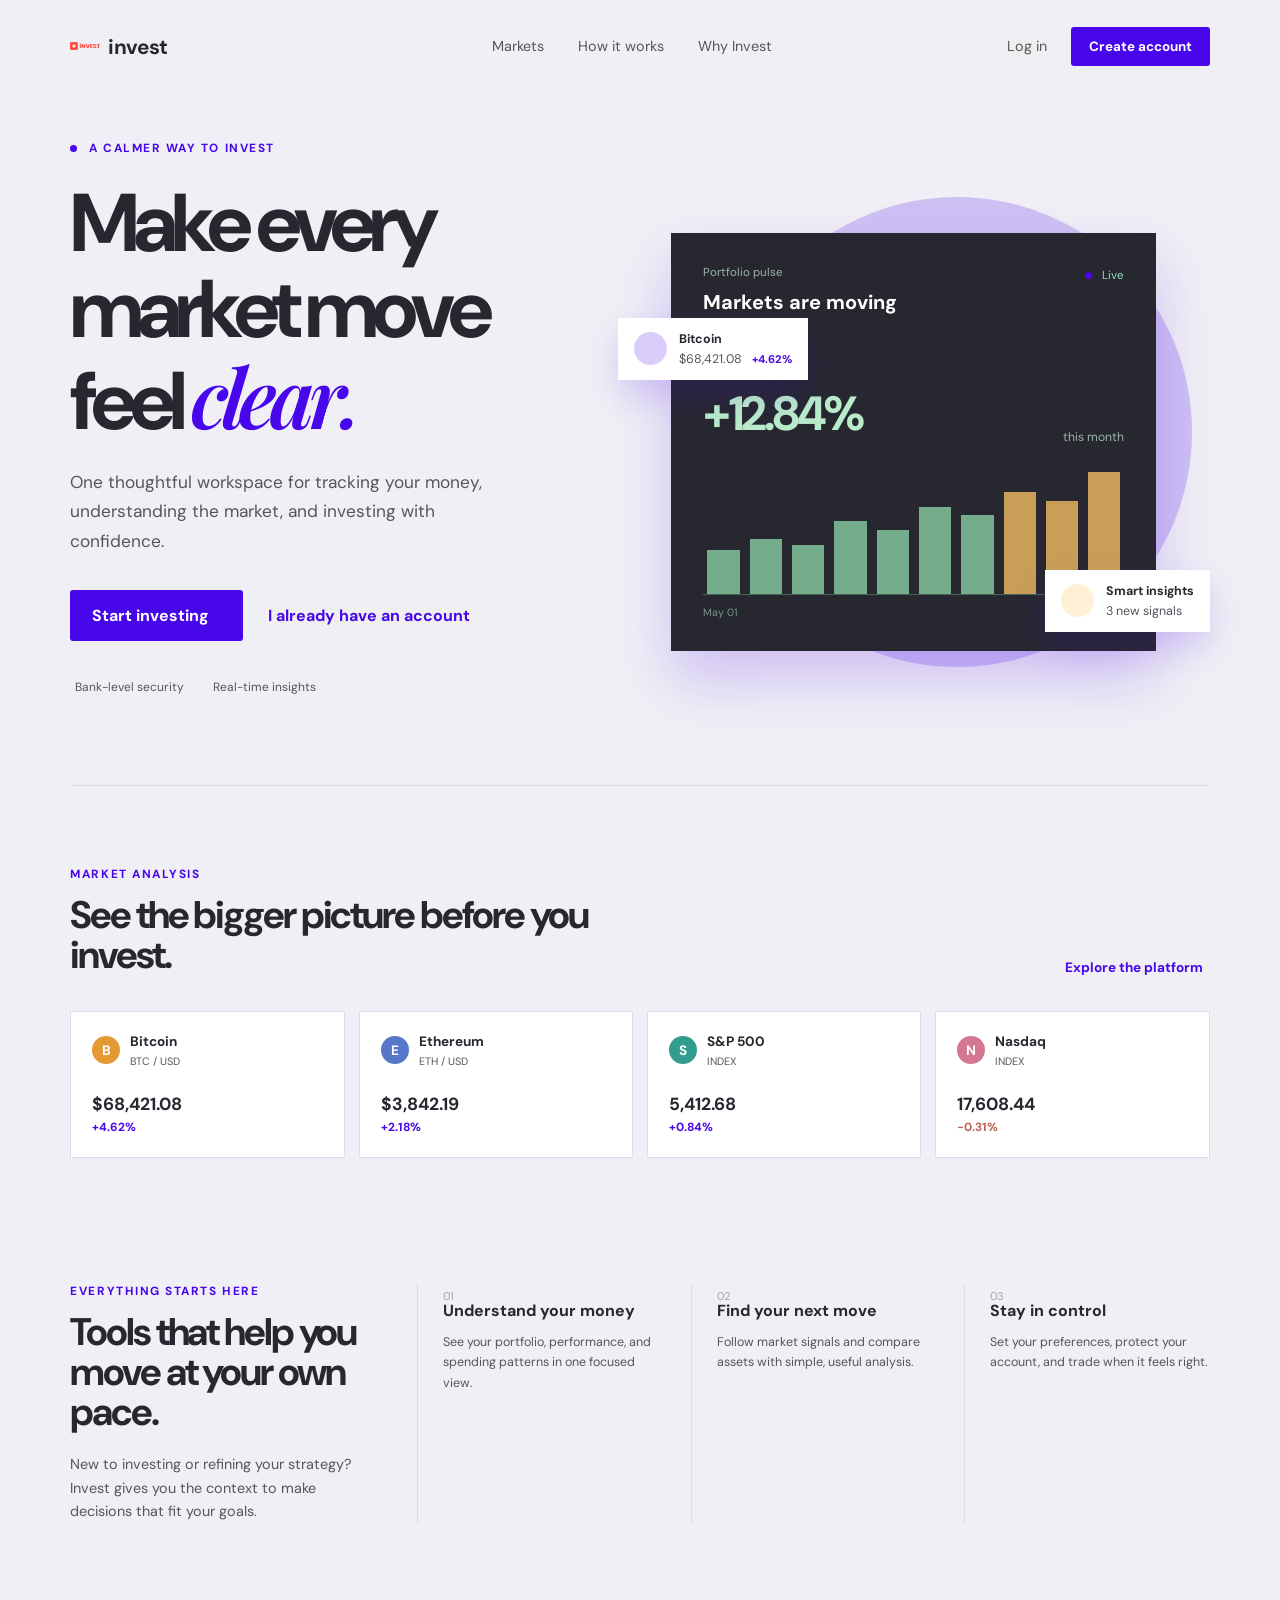
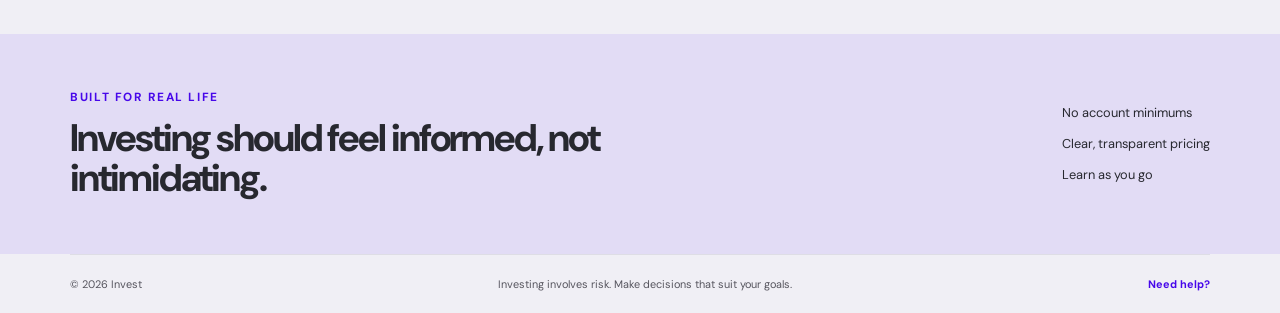
<file: index.html>
<!DOCTYPE html>
<html lang="en">
<head>
    <meta charset="UTF-8">
    <meta name="viewport" content="width=device-width, initial-scale=1.0">
    <title>Invest | Build your financial future</title>
    <link rel="icon" type="image/png" href="invest-asset/logo.png">
    <link rel="stylesheet" href="welcome.css">

    <!-- iconscout -->
    <link rel="stylesheet" href="https://unicons.iconscout.com/release/v4.2.0/css/line.css">
</head>
<body>
    <div class="welcome-shell">
        <!-- Main navigation -->
        <nav class="welcome-nav">
            <a href="invest-first__page.html" class="brand" aria-label="Invest home">
                <img src="invest-asset/logo.png" alt="Invest">
                <span>invest</span>
            </a>
            <div class="nav-links" aria-label="Main navigation">
                <a href="#markets">Markets</a>
                <a href="#how-it-works">How it works</a>
                <a href="#trust">Why Invest</a>
            </div>
            <div class="nav-actions">
                <button class="text-button" type="button" data-auth="login">Log in</button>
                <button class="button button--small" type="button" data-auth="signup">Create account</button>
            </div>
        </nav>

        <!-- Main page content -->
        <main>
            <!-- Hero section -->
            <section class="hero">
                <div class="hero__copy">
                    <p class="eyebrow"><span class="eyebrow__dot"></span> A calmer way to invest</p>
                    <h1>Make every market move feel <em>clear.</em></h1>
                    <p class="hero__intro">One thoughtful workspace for tracking your money, understanding the market, and investing with confidence.</p>
                    <div class="hero__actions">
                        <button class="button" type="button" data-auth="signup">Start investing <i class="uil uil-arrow-up-right"></i></button>
                        <button class="link-button" type="button" data-auth="login">I already have an account <i class="uil uil-arrow-right"></i></button>
                    </div>
                    <div class="hero__proof"><span><i class="uil uil-shield-check"></i> Bank-level security</span><span><i class="uil uil-chart-growth"></i> Real-time insights</span></div>
                </div>
                <div class="hero__visual" aria-label="Market performance preview">
                    <div class="visual__glow"></div>
                    <div class="market-card">
                        <div class="market-card__top"><div><span class="label">Portfolio pulse</span><strong>Markets are moving</strong></div><span class="live-status"><i></i> Live</span></div>
                        <div class="market-card__value"><strong>+12.84%</strong><span>this month <i class="uil uil-arrow-up"></i></span></div>
                        <div class="chart" aria-hidden="true"><span style="height: 34%"></span><span style="height: 42%"></span><span style="height: 38%"></span><span style="height: 56%"></span><span style="height: 49%"></span><span style="height: 67%"></span><span style="height: 61%"></span><span style="height: 79%"></span><span style="height: 72%"></span><span style="height: 94%"></span></div>
                        <div class="chart__labels"><span>May 01</span><span>Today</span></div>
                    </div>
                    <div class="floating-stat floating-stat--green"><span class="stat-icon"><i class="uil uil-bitcoin"></i></span><div><b>Bitcoin</b><small>$68,421.08 <strong>+4.62%</strong></small></div></div>
                    <div class="floating-stat floating-stat--cream"><span class="stat-icon"><i class="uil uil-chart-growth"></i></span><div><b>Smart insights</b><small>3 new signals</small></div></div>
                </div>
            </section>

            <!-- Market overview section -->
            <section class="market-strip" id="markets">
                <div class="section-heading"><div><p class="eyebrow">Market analysis</p><h2>See the bigger picture before you invest.</h2></div><a href="#how-it-works" class="view-link">Explore the platform <i class="uil uil-arrow-right"></i></a></div>
                <div class="market-grid">
                    <article class="market-tile"><div class="tile__name"><span class="coin coin--orange">B</span><div><b>Bitcoin</b><small>BTC / USD</small></div></div><strong>$68,421.08</strong><span class="positive">+4.62%</span></article>
                    <article class="market-tile"><div class="tile__name"><span class="coin coin--blue">E</span><div><b>Ethereum</b><small>ETH / USD</small></div></div><strong>$3,842.19</strong><span class="positive">+2.18%</span></article>
                    <article class="market-tile"><div class="tile__name"><span class="coin coin--teal">S</span><div><b>S&amp;P 500</b><small>INDEX</small></div></div><strong>5,412.68</strong><span class="positive">+0.84%</span></article>
                    <article class="market-tile"><div class="tile__name"><span class="coin coin--pink">N</span><div><b>Nasdaq</b><small>INDEX</small></div></div><strong>17,608.44</strong><span class="negative">-0.31%</span></article>
                </div>
            </section>

            <!-- Features section -->
            <section class="features" id="how-it-works">
                <div class="feature-intro"><p class="eyebrow">Everything starts here</p><h2>Tools that help you move at your own pace.</h2><p>New to investing or refining your strategy? Invest gives you the context to make decisions that fit your goals.</p></div>
                <article class="feature"><span class="feature__number">01</span><i class="uil uil-chart-bar"></i><h3>Understand your money</h3><p>See your portfolio, performance, and spending patterns in one focused view.</p></article>
                <article class="feature"><span class="feature__number">02</span><i class="uil uil-lightbulb-alt"></i><h3>Find your next move</h3><p>Follow market signals and compare assets with simple, useful analysis.</p></article>
                <article class="feature"><span class="feature__number">03</span><i class="uil uil-lock"></i><h3>Stay in control</h3><p>Set your preferences, protect your account, and trade when it feels right.</p></article>
            </section>

            <!-- Trust section -->
            <section class="trust-band" id="trust"><div><p class="eyebrow">Built for real life</p><h2>Investing should feel informed, not intimidating.</h2></div><div class="trust-points"><span><i class="uil uil-check-circle"></i> No account minimums</span><span><i class="uil uil-check-circle"></i> Clear, transparent pricing</span><span><i class="uil uil-check-circle"></i> Learn as you go</span></div></section>
        </main>

        <!-- Site footer -->
        <footer class="welcome-footer"><span>© 2026 Invest</span><span>Investing involves risk. Make decisions that suit your goals.</span><a href="invest-helpCenter.html">Need help?</a></footer>
    </div>

    <!-- Authentication modal -->
    <div class="auth-modal" id="authModal" aria-hidden="true">
        <div class="auth-modal__backdrop" data-close-auth></div>
        <!-- Authentication form panel -->
        <section class="auth-panel" role="dialog" aria-modal="true" aria-labelledby="authTitle">
            <button class="modal-close" type="button" data-close-auth aria-label="Close"><i class="uil uil-times"></i></button>
            <p class="eyebrow">Welcome to Invest</p><h2 id="authTitle">Start with a clearer view.</h2><p class="auth-panel__copy" id="authCopy">Create your free account and see your financial picture in one place.</p>
            <div class="auth-tabs" role="tablist"><button type="button" class="auth-tab is-active" data-auth-tab="signup">Sign up</button><button type="button" class="auth-tab" data-auth-tab="login">Log in</button></div>
            <form id="authForm"><label>First name<input type="text" name="name" placeholder="Your first name" required></label><label>Email address<input type="email" name="email" placeholder="name@gmail.com" autocomplete="email" required></label><label>Password<input type="password" name="password" placeholder="At least 8 characters" minlength="8" required></label><button class="button button--full" type="submit" id="authSubmit">Create free account <i class="uil uil-arrow-right"></i></button></form>
            <p class="auth-note"><i class="uil uil-shield-check"></i> Your information is encrypted and never sold.</p><p class="auth-success" id="authSuccess" role="status"></p>
        </section>
    </div>
    <!-- Page interactions -->
    <script src="welcome.js"></script>
</body>
</html>
</file>
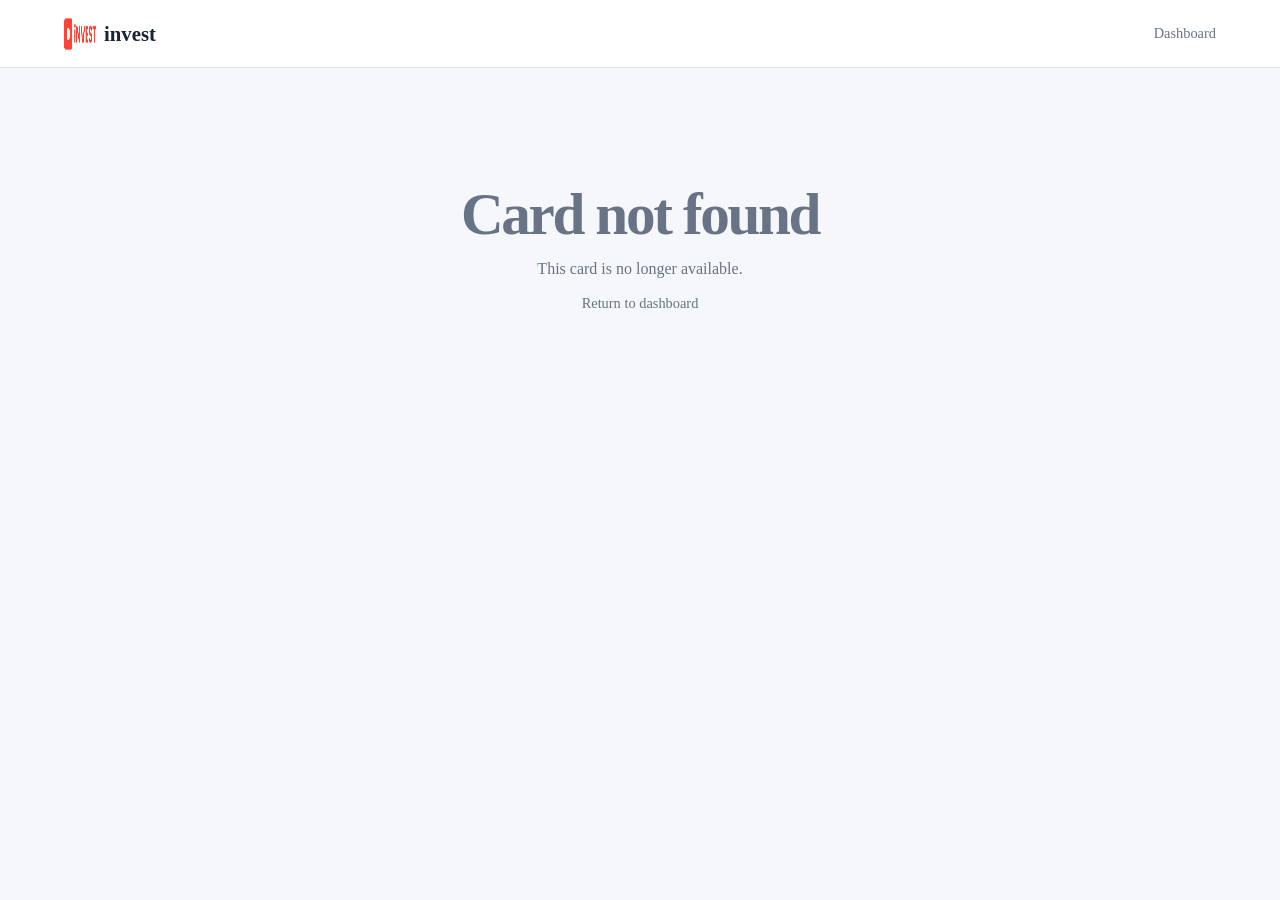
<file: card-management.html>
<!DOCTYPE html>
<html lang="en">
<head>
    <meta charset="UTF-8">
    <meta name="viewport" content="width=device-width, initial-scale=1.0">
    <title>Card management | Invest</title>
    <link rel="icon" type="image/png" href="invest-asset/logo.png">
    <link rel="stylesheet" href="https://unicons.iconscout.com/release/v4.2.0/css/line.css">
    <link rel="stylesheet" href="card-management.css">
</head>
<body>
    <header class="management-header">
        <a class="brand" href="investment.html"><img src="invest-asset/logo.png" alt="Invest"> <span>invest</span></a>
        <a class="back-link" href="investment.html"><i class="uil uil-arrow-left"></i> Dashboard</a>
    </header>

    <main class="management-board" id="cardManagementBoard">
        <a class="board-back" href="investment.html"><i class="uil uil-arrow-left"></i> Back to dashboard</a>
        <div class="board-heading">
            <div>
                <p class="eyebrow">Card management</p>
                <h1 id="managementTitle">Your card</h1>
                <p class="board-copy">Review your card details and manage its status.</p>
            </div>
            <span class="status-badge" id="managementStatus"></span>
        </div>

        <section class="management-layout" aria-label="Card management">
            <article class="management-card" id="managementCard"></article>
            <section class="details-board">
                <p class="eyebrow">Card details</p>
                <h2>Account information</h2>
                <div class="details-grid">
                    <div><small>Serial number</small><strong id="serialNumber"></strong></div>
                    <div><small>Expiry</small><strong id="expiry"></strong></div>
                    <div><small>CVV</small><strong id="cvv"></strong></div>
                    <div><small>Cardholder</small><strong id="cardholder"></strong></div>
                </div>
                <div class="management-actions">
                    <button type="button" class="primary-action" id="toggleCardButton"></button>
                    <button type="button" class="danger-action" id="deleteCardButton"><i class="uil uil-trash-alt"></i> Delete card</button>
                </div>
                <p class="action-feedback" id="actionFeedback" role="status"></p>
            </section>
        </section>
    </main>

    <script src="card-management.js"></script>
</body>
</html>
</file>
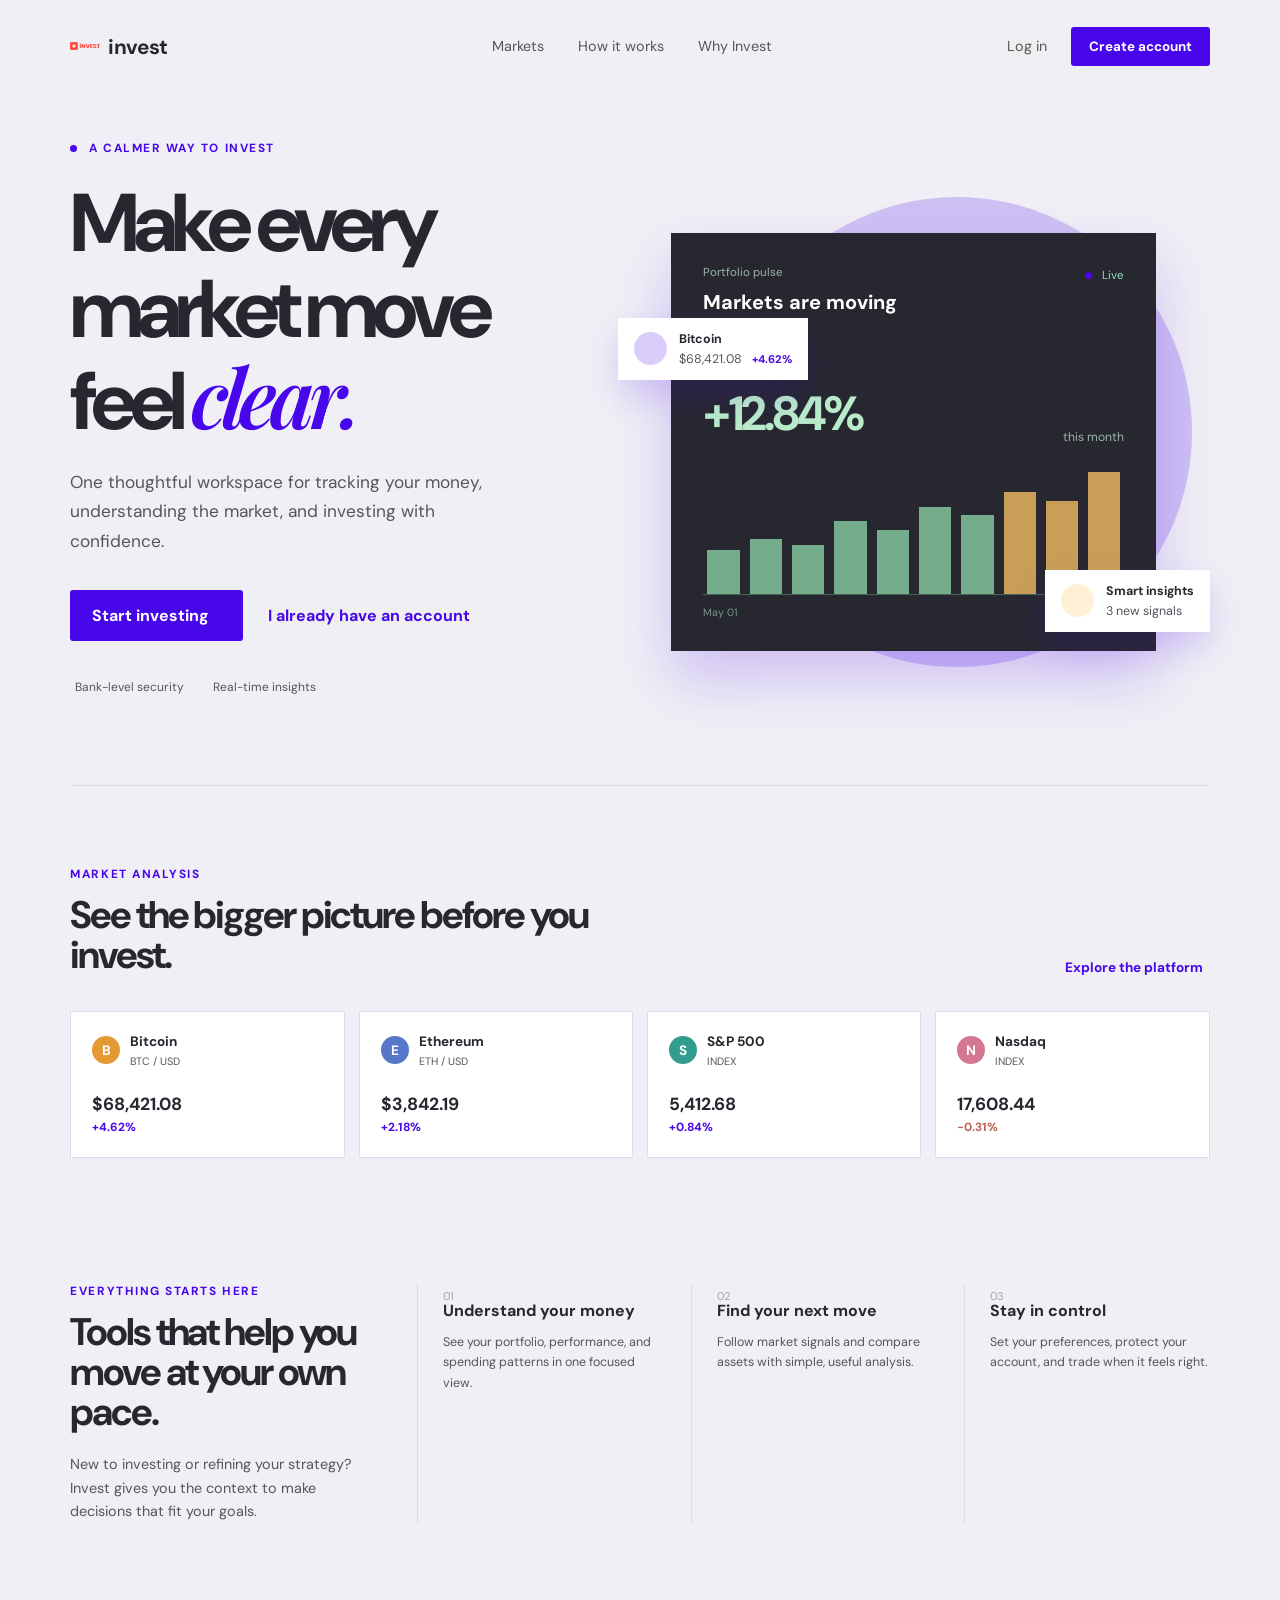
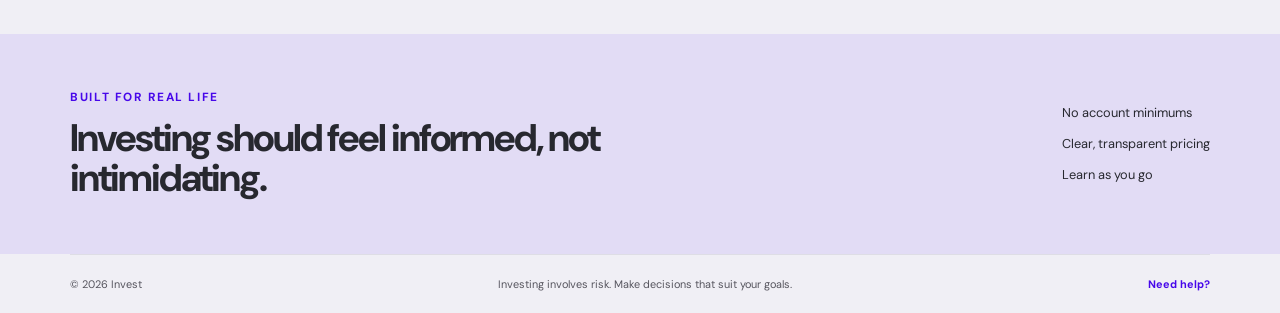
<file: convert.html>
<!DOCTYPE html>
<html lang="en">
<head>
    <meta charset="UTF-8">
    <meta name="viewport" content="width=device-width, initial-scale=1.0">
    <title>Convert | Invest</title>
    <link rel="icon" type="image/x-icon" href="invest-asset/logo.png">
    <link rel="stylesheet" href="https://unicons.iconscout.com/release/v4.2.0/css/line.css">
    <link rel="stylesheet" href="convert.css">
</head>
<body>
    <header class="convert-header">
        <a class="brand" href="investment.html"><img src="invest-asset/logo.png" alt="Invest"><span>invest</span></a>
        <a class="back-link" href="invest-wallet.html"><i class="uil uil-arrow-left"></i> Wallet</a>
    </header>

    <main class="convert-shell">
        <a class="return-link" href="invest-wallet.html"><i class="uil uil-arrow-left"></i> Back to wallet</a>
        <section class="convert-intro">
            <div>
                <p class="eyebrow">Wallet exchange</p>
                <h1>Convert with clarity.</h1>
                <p>Move part or all of one funded currency into another currency already held in your wallet.</p>
            </div>
            <div class="live-indicator"><span></span> Live market rates</div>
        </section>

        <section class="convert-layout">
            <form class="convert-card" id="convertForm">
                <div class="field-row">
                    <label>
                        <span>From</span>
                        <select name="from" id="convertFrom" required></select>
                        <small id="fromBalance"></small>
                    </label>
                    <button class="swap-button" id="swapCurrencies" type="button" aria-label="Swap currencies" title="Swap currencies"><i class="uil uil-exchange"></i></button>
                    <label>
                        <span>To</span>
                        <select name="to" id="convertTo" required></select>
                        <small id="toBalance"></small>
                    </label>
                </div>
                <label class="amount-field">
                    <span>Amount to convert</span>
                    <div class="amount-input"><input type="number" name="amount" id="convertAmount" min="0.00000001" step="any" required><strong id="amountUnit"></strong></div>
                    <button type="button" id="maxAmount">Use maximum</button>
                </label>
                <div class="rate-preview" id="ratePreview"><span>Conversion rate</span><strong>Enter an amount to preview</strong></div>
                <button class="convert-submit" type="submit"><i class="uil uil-update"></i> Convert currency</button>
                <p class="feedback" id="convertFeedback" role="status"></p>
            </form>

            <aside class="wallet-summary">
                <p class="eyebrow">Your wallet</p>
                <h2>Funded currencies</h2>
                <div id="fundedList"></div>
                <p class="summary-note">You can convert into any supported wallet currency, including currencies with a zero balance.</p>
            </aside>
        </section>
    </main>
    <script src="convert.js"></script>
</body>
</html>
</file>
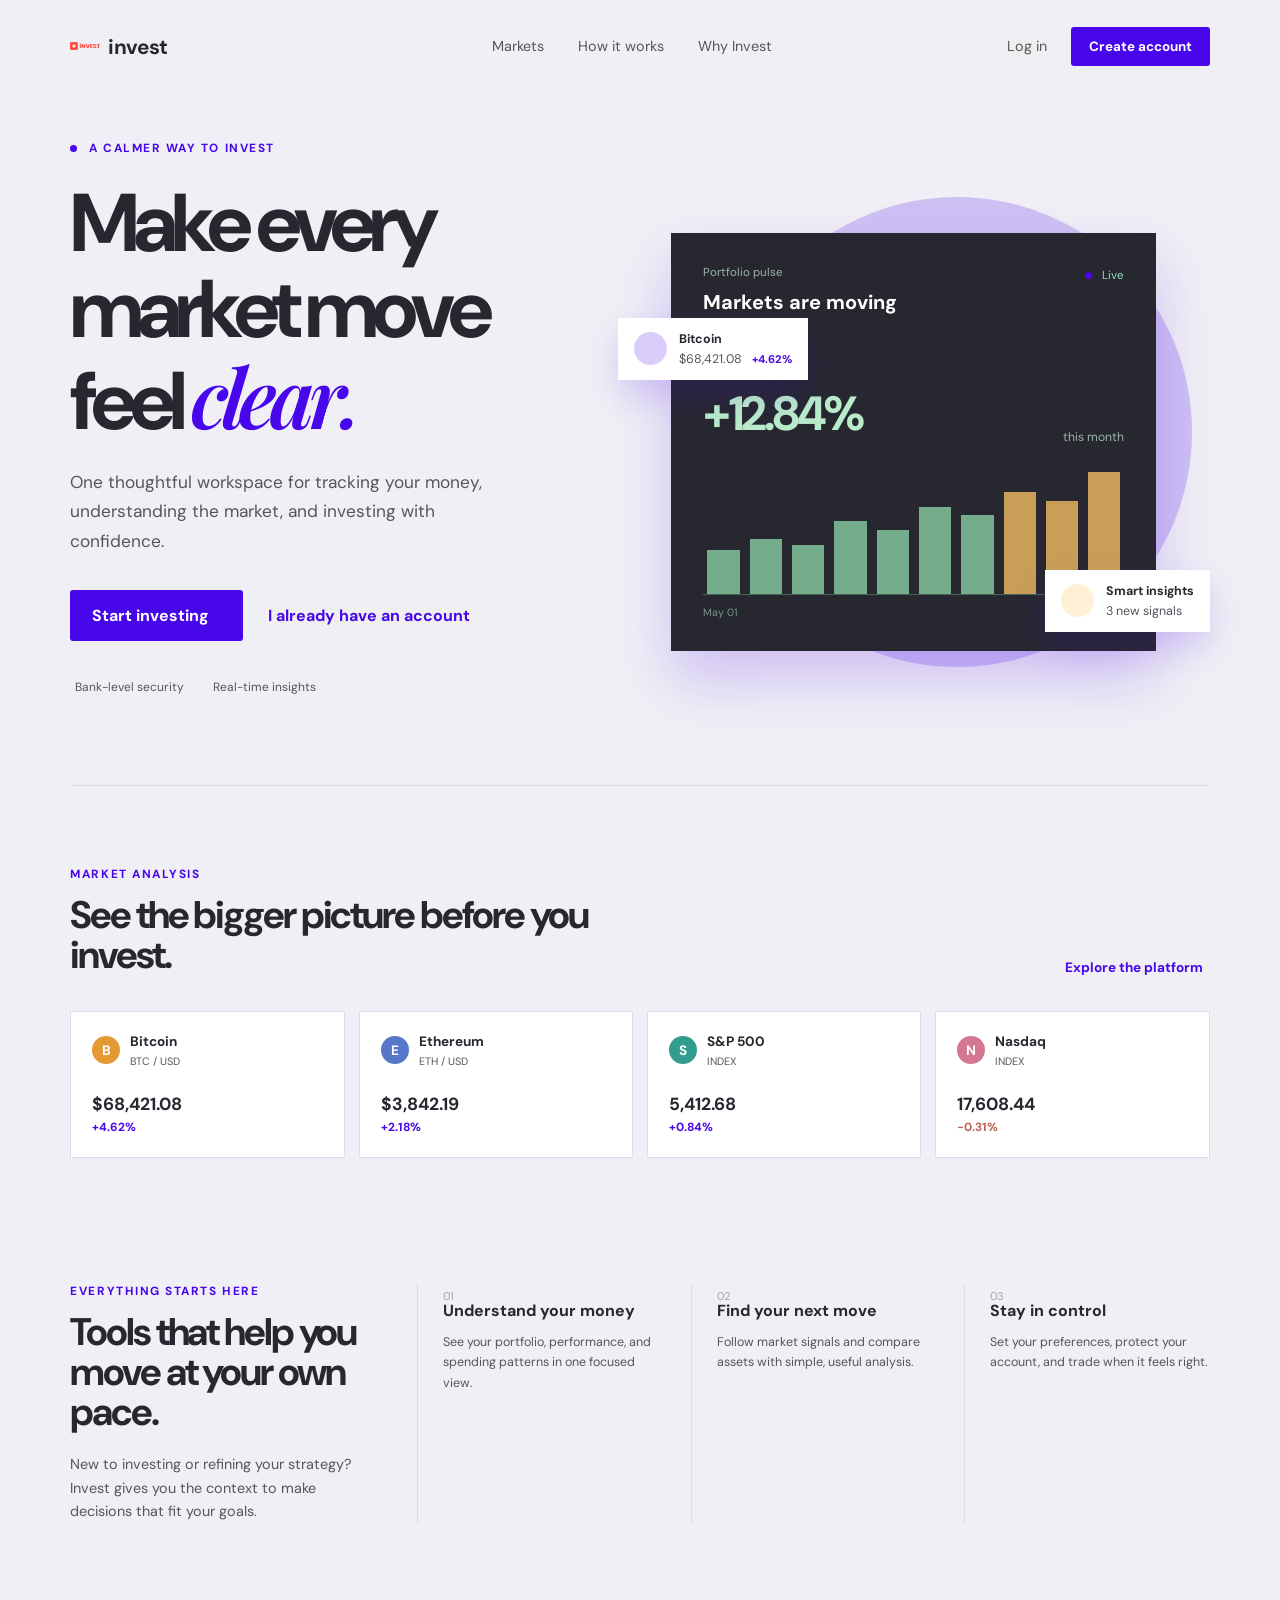
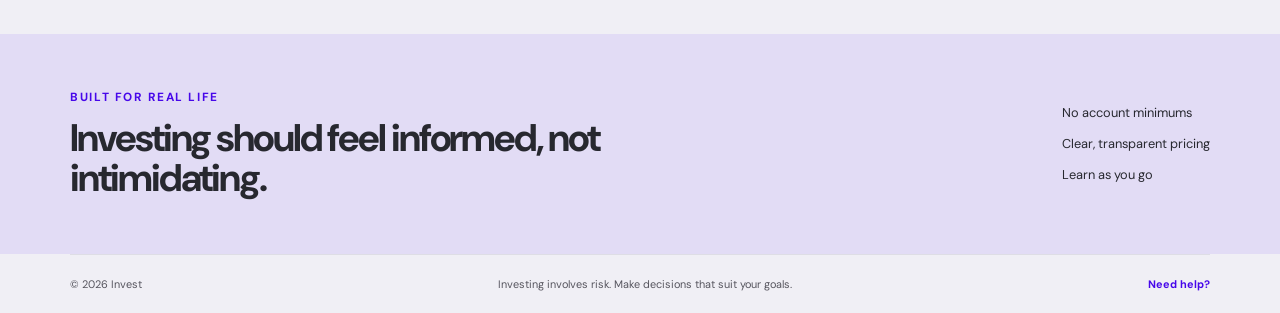
<file: crypto-detail.html>
<!DOCTYPE html>
<html lang="en">
<head>
    <meta charset="UTF-8">
    <meta name="viewport" content="width=device-width, initial-scale=1.0">
    <title>Invest</title>
    <link rel="icon" type="image/x-icon" href="invest-asset/logo.png">
    <link rel="stylesheet" href="investment.css">
    <link rel="stylesheet" href="invest-wallet.css">
    <link rel="stylesheet" href="crypto-detail.css">
    <link rel="stylesheet" href="https://unicons.iconscout.com/release/v4.2.0/css/line.css">
</head>
<body>
    <nav>
        <div class="container nav__container">
            <a href="./investment.html" class="nav__logo"><img src="invest-asset/logo.png" alt=""></a>
            <div class="nav__search"><i class="uil uil-search"></i><input type="search" placeholder="Search"></div>
            <div class="nav__profile-wrapper">
                <button class="nav__theme-btn"><i class="uil uil-moon"></i></button>
                <div class="nav__profile"><div class="nav__profile-photo"><img src="invest-asset/profile-1.jpg" alt="profile-photo"></div></div>
                <h5>Mr Chris</h5><i class="uil uil-angle-down"></i>
                <button class="nav__menu-btn"><i class="uil uil-bars"></i></button>
            </div>
        </div>
    </nav>

    <menu class="sidebar">
    <a href="investment.html"><i class=" uil uil-create-dashboard"></i><h5>Dashboard</h5></a>
    <a href="invest-Exchange.html"><i class=" uil uil-exchange"></i><h5>Exchange</h5></a>
    <a href="invest-wallet.html" class="active"><i class=" uil-wallet"></i><h5>Wallet</h5></a>
    <a href="invest-transaction.html"><i class="uil-transaction"></i><h5>Transaction</h5></a>
    <a href="invest-analytics.html"><i class=" uil uil-chart"></i><h5>Analysis</h5></a>
    <a href="invest-message.html"><i class="uil uil-envelopes"></i><h5>Message</h5></a>
    <a href="invest-helpCenter.html"><i class="uil uil-Question-cicle"></i><h5>Help Center</h5></a>
    <a href="invest-settings.html"><i class="uil uil-setting"></i><h5>Settings</h5></a>
    <button class="sidebar__close-btn"><i class="uil uil-multiply"></i></button>
    </menu>

    <section class="wallet">
        <div class="wallet__balance">
            <h4 id="selectedAssetHeading">Total Balance <i class="uil uil-eye-slash"></i></h4>
            <h1>$0.00</h1>
            <p class="wallet__pnl" id="wallet-pnl">P&amp;L: +0.00%</p>
            <div class="wallet__cta">
                <button type="button" class="wallet__cta-btn" onclick="goToDepositPage()"><i class="uil uil-arrow-down-left"></i><p>Deposit</p></button>
                <a href="#" class="wallet__cta-btn"><i class="uil uil-arrow-up-right"></i><p>Withdraw</p></a>
                <a href="#" class="wallet__cta-btn"><i class="uil uil-exchange"></i><p>Transfer</p></a>
                <a href="convert.html" class="wallet__cta-btn" id="assetConvertLink"><i class="uil uil-update"></i><p>Convert</p></a>
            </div>
        </div>

        <ul class="wallet__tokens">
            <li class="wallet__token" data-asset="btc" role="link" tabindex="0" aria-label="Open Bitcoin details"><div class="wallet__token-left"><div class="wallet__token-image"><img src="invest-asset/Bitcoin.svg.png" alt="Bitcoin"></div><div><h4>Bitcoin</h4><div><p>$0.00</p></div></div></div><div class="wallet__token-right"><h4>0</h4><p>$0.00</p></div></li>
            <li class="wallet__token" data-asset="eth" role="link" tabindex="0" aria-label="Open Ethereum details"><div class="wallet__token-left"><div class="wallet__token-image"><img src="invest-asset/ethereum-logo-EC6CDBA45B-seeklogo.com.png" alt="Ethereum"></div><div><h4>Ethereum</h4><div><p>$0.00</p></div></div></div><div class="wallet__token-right"><h4>0</h4><p>$0.00</p></div></li>
            <li class="wallet__token" data-asset="ltc" role="link" tabindex="0" aria-label="Open Litecoin details"><div class="wallet__token-left"><div class="wallet__token-image"><img src="invest-asset/Litecoin_Logo.jpg" alt="Litecoin"></div><div><h4>Litecoin</h4><div><p>$0.00</p></div></div></div><div class="wallet__token-right"><h4>0</h4><p>$0.00</p></div></li>
            <li class="wallet__token" data-asset="doge" role="link" tabindex="0" aria-label="Open Dogecoin details"><div class="wallet__token-left"><div class="wallet__token-image"><img src="invest-asset/dogecoin-doge-logo-alternative.svg" alt="Dogecoin"></div><div><h4>Dogecoin</h4><div><p>$0.00</p></div></div></div><div class="wallet__token-right"><h4>0</h4><p>$0.00</p></div></li>
        </ul>
    </section>

    <section class="crypto-activity" aria-labelledby="activityTitle">
        <h2 id="activityTitle">Activity</h2>
        <div id="activityList"></div>
    </section>

    <script src="investment.js"></script>
    <script src="crypto-detail.js"></script>
</body>
</html>
</file>
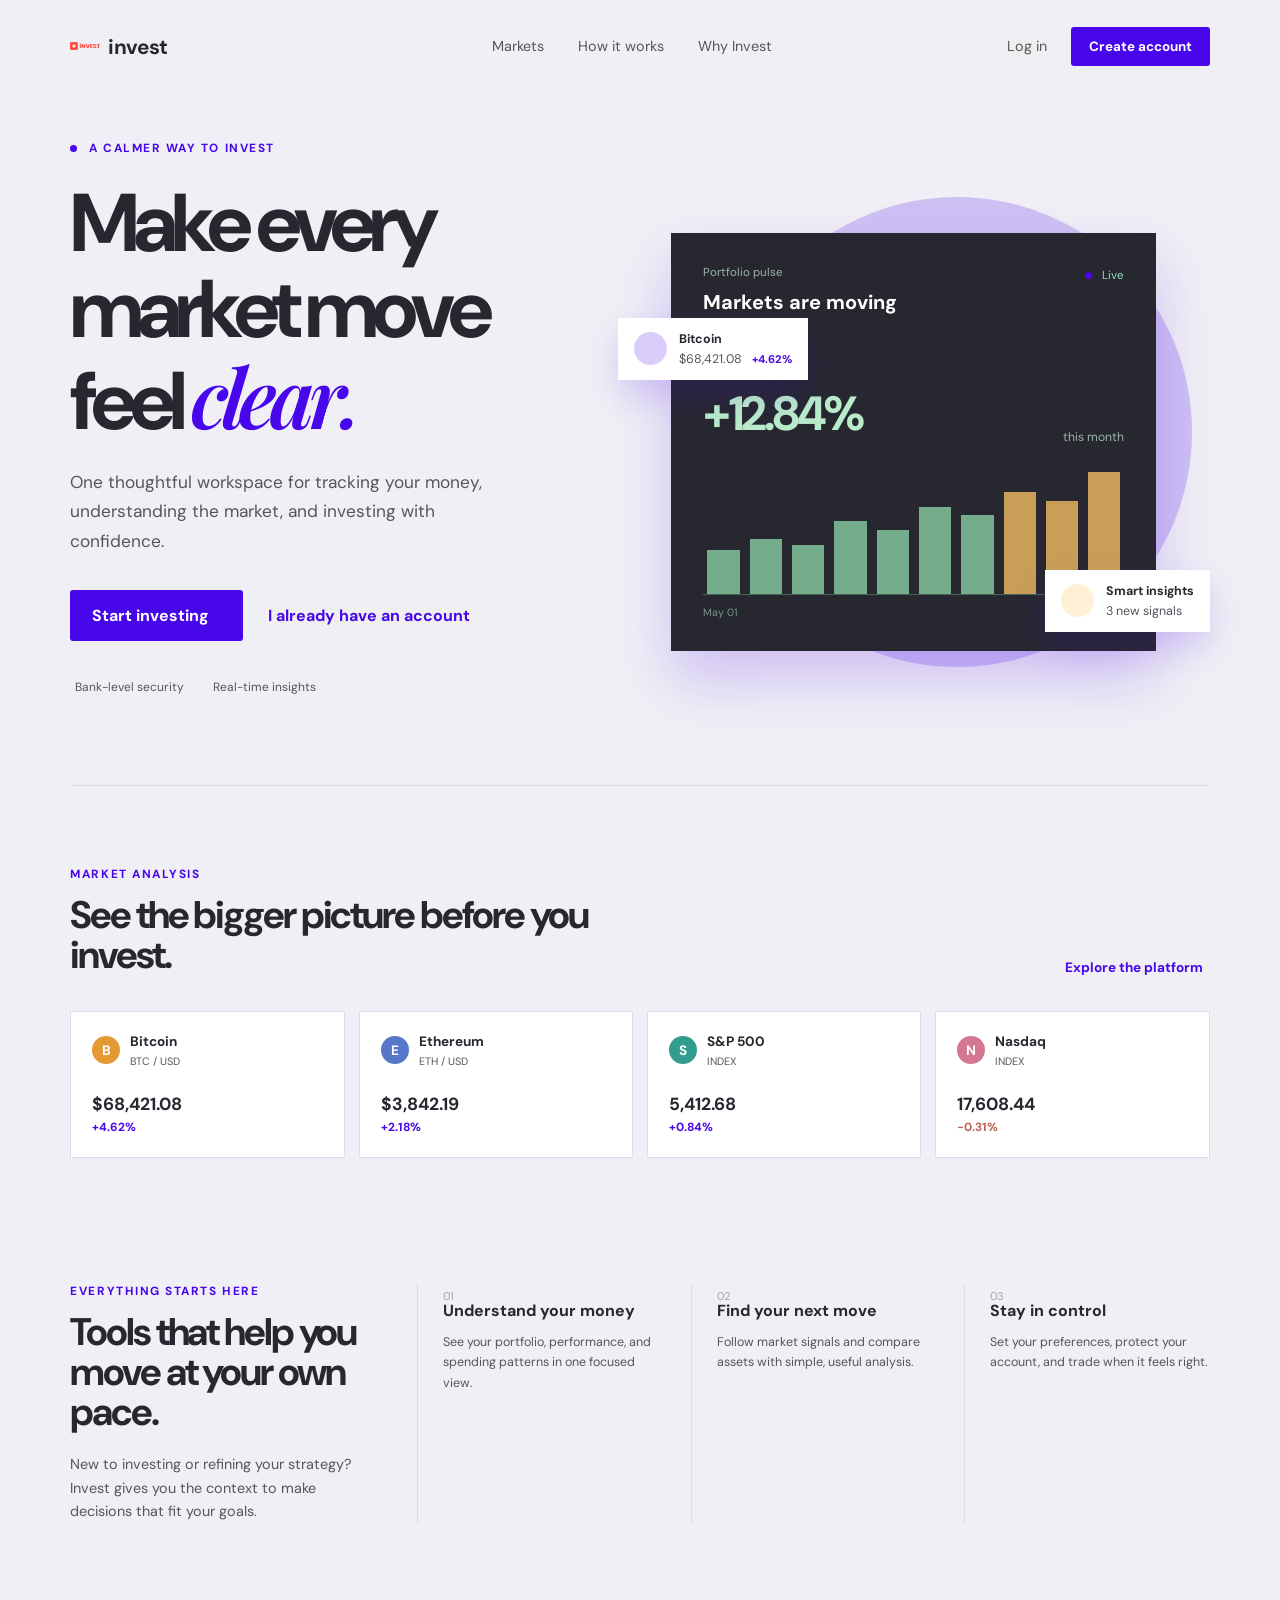
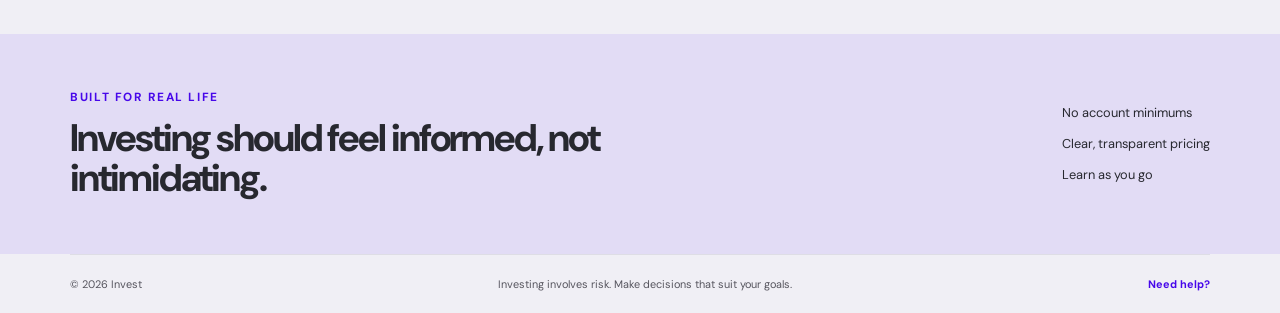
<file: invest-first__page.html>
<!DOCTYPE html>
<html lang="en">
<head>
    <meta charset="UTF-8">
    <meta name="viewport" content="width=device-width, initial-scale=1.0">
    <title>Invest | Build your financial future</title>
    <link rel="icon" type="image/x-icon" href="invest-asset/logo.png">
    <link rel="stylesheet" href="welcome.css">

    <!-- iconscout -->
    <link rel="stylesheet" href="https://unicons.iconscout.com/release/v4.2.0/css/line.css">
</head>
<body>
    <div class="welcome-shell">
        <!-- Main navigation -->
        <nav class="welcome-nav">
            <a href="invest-first__page.html" class="brand" aria-label="Invest home">
                <img src="invest-asset/logo.png" alt="Invest">
                <span>invest</span>
            </a>
            <div class="nav-links" aria-label="Main navigation">
                <a href="#markets">Markets</a>
                <a href="#how-it-works">How it works</a>
                <a href="#trust">Why Invest</a>
            </div>
            <div class="nav-actions">
                <button class="text-button" type="button" data-auth="login">Log in</button>
                <button class="button button--small" type="button" data-auth="signup">Create account</button>
            </div>
        </nav>

        <!-- Main page content -->
        <main>
            <!-- Hero section -->
            <section class="hero">
                <div class="hero__copy">
                    <p class="eyebrow"><span class="eyebrow__dot"></span> A calmer way to invest</p>
                    <h1>Make every market move feel <em>clear.</em></h1>
                    <p class="hero__intro">One thoughtful workspace for tracking your money, understanding the market, and investing with confidence.</p>
                    <div class="hero__actions">
                        <button class="button" type="button" data-auth="signup">Start investing <i class="uil uil-arrow-up-right"></i></button>
                        <button class="link-button" type="button" data-auth="login">I already have an account <i class="uil uil-arrow-right"></i></button>
                    </div>
                    <div class="hero__proof"><span><i class="uil uil-shield-check"></i> Bank-level security</span><span><i class="uil uil-chart-growth"></i> Real-time insights</span></div>
                </div>
                <div class="hero__visual" aria-label="Market performance preview">
                    <div class="visual__glow"></div>
                    <div class="market-card">
                        <div class="market-card__top"><div><span class="label">Portfolio pulse</span><strong>Markets are moving</strong></div><span class="live-status"><i></i> Live</span></div>
                        <div class="market-card__value"><strong>+12.84%</strong><span>this month <i class="uil uil-arrow-up"></i></span></div>
                        <div class="chart" aria-hidden="true"><span style="height: 34%"></span><span style="height: 42%"></span><span style="height: 38%"></span><span style="height: 56%"></span><span style="height: 49%"></span><span style="height: 67%"></span><span style="height: 61%"></span><span style="height: 79%"></span><span style="height: 72%"></span><span style="height: 94%"></span></div>
                        <div class="chart__labels"><span>May 01</span><span>Today</span></div>
                    </div>
                    <div class="floating-stat floating-stat--green"><span class="stat-icon"><i class="uil uil-bitcoin"></i></span><div><b>Bitcoin</b><small>$68,421.08 <strong>+4.62%</strong></small></div></div>
                    <div class="floating-stat floating-stat--cream"><span class="stat-icon"><i class="uil uil-chart-growth"></i></span><div><b>Smart insights</b><small>3 new signals</small></div></div>
                </div>
            </section>

            <!-- Market overview section -->
            <section class="market-strip" id="markets">
                <div class="section-heading"><div><p class="eyebrow">Market analysis</p><h2>See the bigger picture before you invest.</h2></div><a href="#how-it-works" class="view-link">Explore the platform <i class="uil uil-arrow-right"></i></a></div>
                <div class="market-grid">
                    <article class="market-tile"><div class="tile__name"><span class="coin coin--orange">B</span><div><b>Bitcoin</b><small>BTC / USD</small></div></div><strong>$68,421.08</strong><span class="positive">+4.62%</span></article>
                    <article class="market-tile"><div class="tile__name"><span class="coin coin--blue">E</span><div><b>Ethereum</b><small>ETH / USD</small></div></div><strong>$3,842.19</strong><span class="positive">+2.18%</span></article>
                    <article class="market-tile"><div class="tile__name"><span class="coin coin--teal">S</span><div><b>S&amp;P 500</b><small>INDEX</small></div></div><strong>5,412.68</strong><span class="positive">+0.84%</span></article>
                    <article class="market-tile"><div class="tile__name"><span class="coin coin--pink">N</span><div><b>Nasdaq</b><small>INDEX</small></div></div><strong>17,608.44</strong><span class="negative">-0.31%</span></article>
                </div>
            </section>

            <!-- Features section -->
            <section class="features" id="how-it-works">
                <div class="feature-intro"><p class="eyebrow">Everything starts here</p><h2>Tools that help you move at your own pace.</h2><p>New to investing or refining your strategy? Invest gives you the context to make decisions that fit your goals.</p></div>
                <article class="feature"><span class="feature__number">01</span><i class="uil uil-chart-bar"></i><h3>Understand your money</h3><p>See your portfolio, performance, and spending patterns in one focused view.</p></article>
                <article class="feature"><span class="feature__number">02</span><i class="uil uil-lightbulb-alt"></i><h3>Find your next move</h3><p>Follow market signals and compare assets with simple, useful analysis.</p></article>
                <article class="feature"><span class="feature__number">03</span><i class="uil uil-lock"></i><h3>Stay in control</h3><p>Set your preferences, protect your account, and trade when it feels right.</p></article>
            </section>

            <!-- Trust section -->
            <section class="trust-band" id="trust"><div><p class="eyebrow">Built for real life</p><h2>Investing should feel informed, not intimidating.</h2></div><div class="trust-points"><span><i class="uil uil-check-circle"></i> No account minimums</span><span><i class="uil uil-check-circle"></i> Clear, transparent pricing</span><span><i class="uil uil-check-circle"></i> Learn as you go</span></div></section>
        </main>

        <!-- Site footer -->
        <footer class="welcome-footer"><span>© 2026 Invest</span><span>Investing involves risk. Make decisions that suit your goals.</span><a href="invest-helpCenter.html">Need help?</a></footer>
    </div>

    <!-- Authentication modal -->
    <div class="auth-modal" id="authModal" aria-hidden="true">
        <div class="auth-modal__backdrop" data-close-auth></div>
        <!-- Authentication form panel -->
        <section class="auth-panel" role="dialog" aria-modal="true" aria-labelledby="authTitle">
            <button class="modal-close" type="button" data-close-auth aria-label="Close"><i class="uil uil-times"></i></button>
            <p class="eyebrow">Welcome to Invest</p><h2 id="authTitle">Start with a clearer view.</h2><p class="auth-panel__copy" id="authCopy">Create your free account and see your financial picture in one place.</p>
            <div class="auth-tabs" role="tablist"><button type="button" class="auth-tab is-active" data-auth-tab="signup">Sign up</button><button type="button" class="auth-tab" data-auth-tab="login">Log in</button></div>
            <form id="authForm"><label>First name<input type="text" name="name" placeholder="Your first name" required></label><label>Email address<input type="email" name="email" placeholder="name@gmail.com" autocomplete="email" required></label><label>Password<input type="password" name="password" placeholder="At least 8 characters" minlength="8" required></label><button class="button button--full" type="submit" id="authSubmit">Create free account <i class="uil uil-arrow-right"></i></button></form>
            <p class="auth-note"><i class="uil uil-shield-check"></i> Your information is encrypted and never sold.</p><p class="auth-success" id="authSuccess" role="status"></p>
        </section>
    </div>
    <!-- Page interactions -->
    <script src="welcome.js"></script>
</body>
</html>
</file>
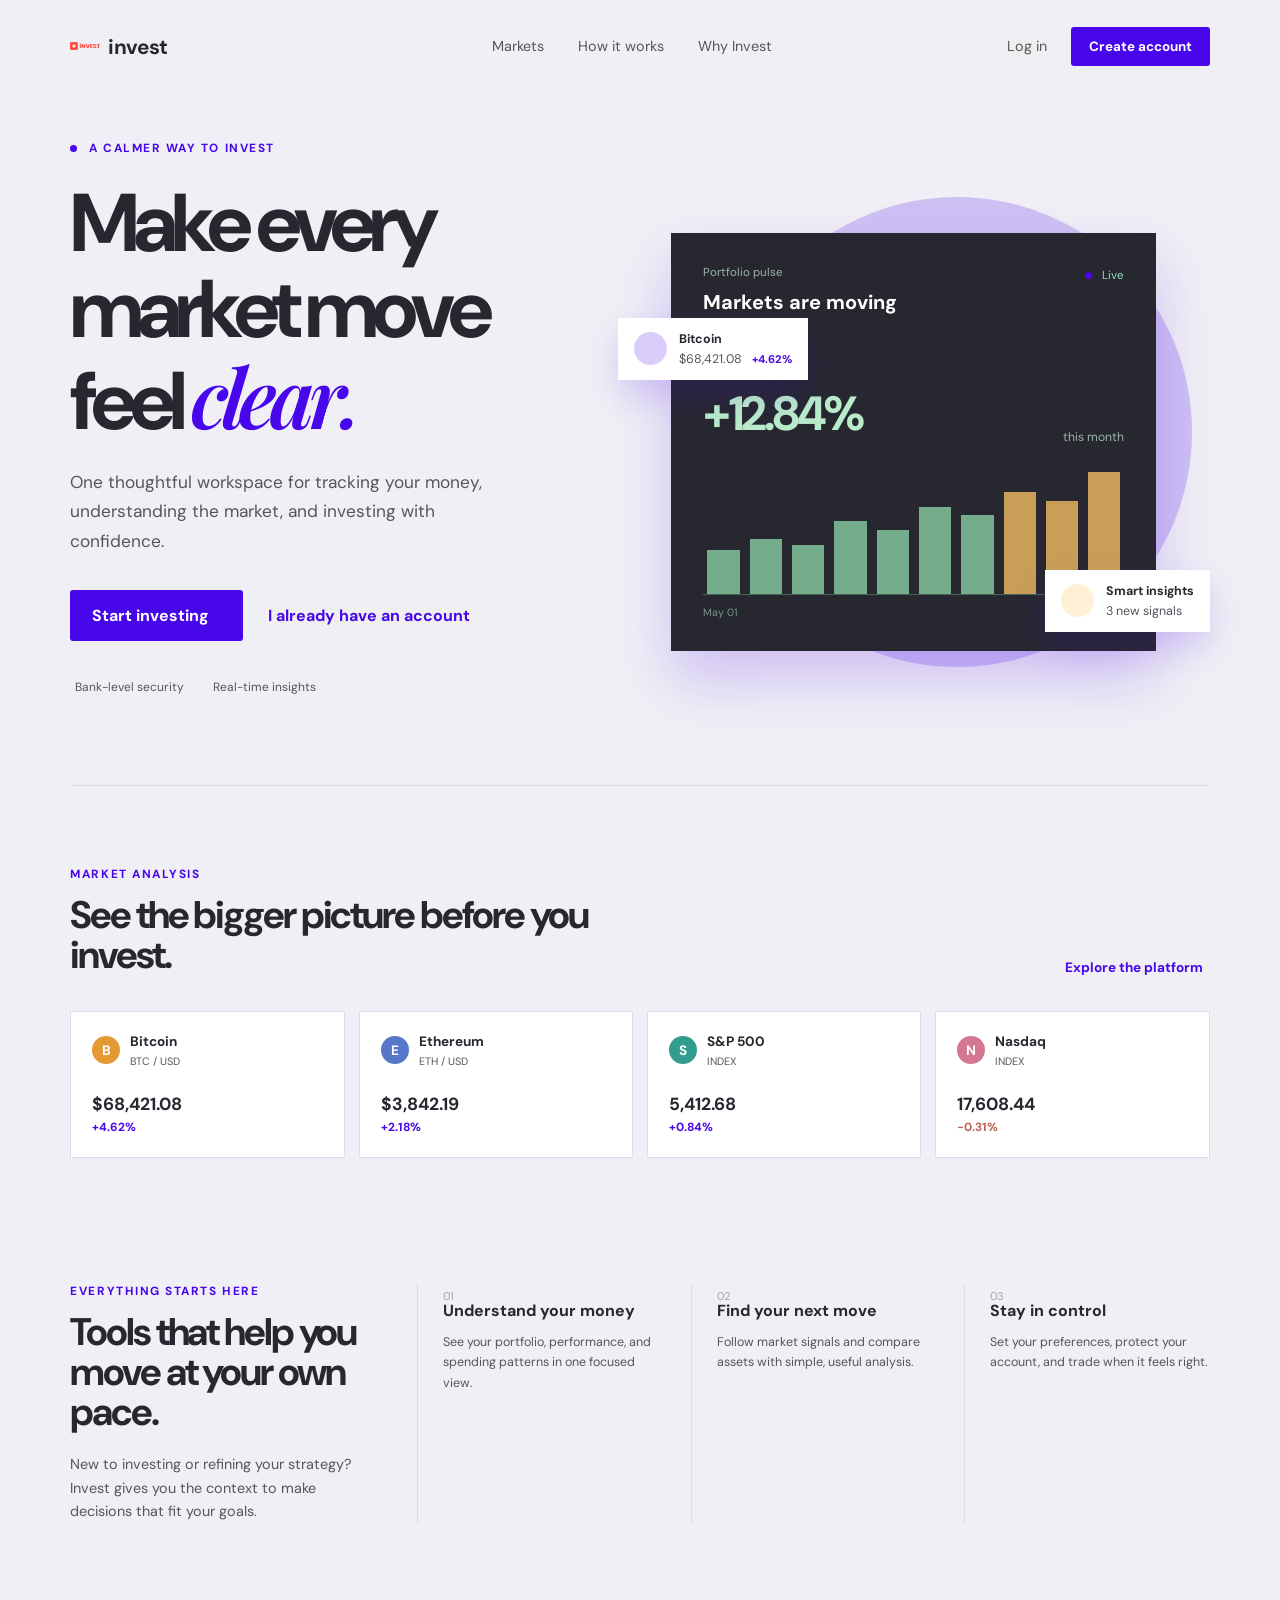
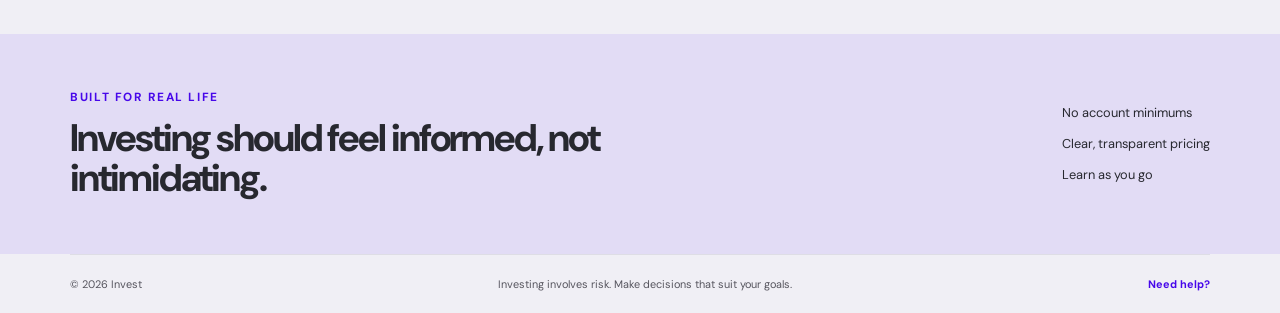
<file: invest-helpCenter.html>
<!DOCTYPE html>
<html lang="en">
<head>
    <meta charset="UTF-8">
    <meta name="viewport" content="width=device-width, initial-scale=1.0">
    <title>Invest</title>
    <link rel="icon" type="image/x-icon" href="invest-asset/logo.png">
   <link rel="stylesheet" href="investment.css">
    <link rel="stylesheet" href="help-center.css">

    <!-- iconscout -->
    <link rel="stylesheet" href="https://unicons.iconscout.com/release/v4.2.0/css/line.css">
</head>
   <body>
        <nav>
            <div class="container nav__container">
                <a href="./investment.html" class="nav__logo">
                    <img src="invest-asset/logo.png" alt="">
                </a>
                <div class="nav__search">
                    <i class="uil uil-search"></i>
                    <input type="search" placeholder="Search">
                </div>
                <div class="nav__profile-wrapper">
                    <button class="nav__theme-btn">
                            <i class="uil uil-moon"></i>
                    </button>
                    <div class="nav__profile">
                        <div class="nav__profile-photo">
                            <img src="invest-asset/profile-1.jpg" alt="profile-photo">
                        </div>
                    </div>
                    <h5>Mr Chris</h5>   
                    <i class="uil uil-angle-down"></i>
                    <button class="nav__menu-btn">
                        <i class="uil uil-bars"></i>
                    </button>
                </div> 
            </div>
        </nav> 
        <!--===================Sidebar======================-->
        <menu class="sidebar">
            <a href="investment.html">
                <i class=" uil uil-create-dashboard"></i>
                <h5>Dashboard</h5>
            </a>
            <a href="invest-Exchange.html">
                <i class=" uil uil-exchange"></i>
                <h5>Exchange</h5>
            </a>
            <a href="invest-wallet.html">
                <i class=" uil-wallet"></i>
                <h5>Wallet</h5>
            </a>
            <a href="invest-transaction.html">
                <i class="uil-transaction"></i>
                <h5>Transaction</h5>
            </a>
            <a href="invest-analytics.html">
                <i class=" uil uil-chart"></i>
                <h5>Analysis</h5>
            </a>
            <a href="invest-message.html">
                <i class="uil uil-envelopes"></i>
                <h5>Message</h5>
            </a>
            <a href="invest-helpCenter.html" class="active">
                <i class="uil uil-Question-cicle"></i>
                <h5>Help Center</h5>
            </a>
            <a href="invest-settings.html">
                <i class="uil uil-setting"></i>
                <h5>Settings</h5>
            </a>
            <button class="sidebar__close-btn">
                <i class="uil uil-multiply"></i>
            </button>
        </menu>

        <main class="support-main">
            <section class="support-header">
                <div>
                    <p class="support-eyebrow">Customer service</p>
                    <h1>How can we help?</h1>
                    <p>Message the Invest support team and keep the conversation in one place.</p>
                </div>
                <div class="support-status"><span></span> Support online</div>
            </section>

            <section class="support-layout" aria-label="Customer support chat">
                <aside class="support-topics">
                    <h2>Common topics</h2>
                    <button type="button" data-support-topic="How do I deposit funds?">Deposit funds</button>
                    <button type="button" data-support-topic="I need help with my wallet balance.">Wallet balance</button>
                    <button type="button" data-support-topic="How can I secure my account?">Account security</button>
                    <button type="button" data-support-topic="I have a question about a transaction.">Transactions</button>
                    <p>Typical reply time<br><strong>Within a few minutes</strong></p>
                </aside>
                <section class="support-chat">
                    <header class="support-chat__header">
                        <div class="support-avatar"><i class="uil uil-headphones"></i></div>
                        <div><h2>Invest support</h2><p>Customer service team</p></div>
                    </header>
                    <div class="support-messages" id="supportMessages" aria-live="polite"></div>
                    <form class="support-composer" id="supportForm">
                        <label class="sr-only" for="supportInput">Message customer service</label>
                        <textarea id="supportInput" rows="2" placeholder="Write your message..." required></textarea>
                        <button type="submit" aria-label="Send message" title="Send message"><i class="uil uil-message"></i></button>
                    </form>
                    <p class="support-feedback" id="supportFeedback" role="status"></p>
                </section>
            </section>
        </main>

      <script src="investment.js"></script>
      <script src="help-center.js"></script>
   </body>
</html>
</file>
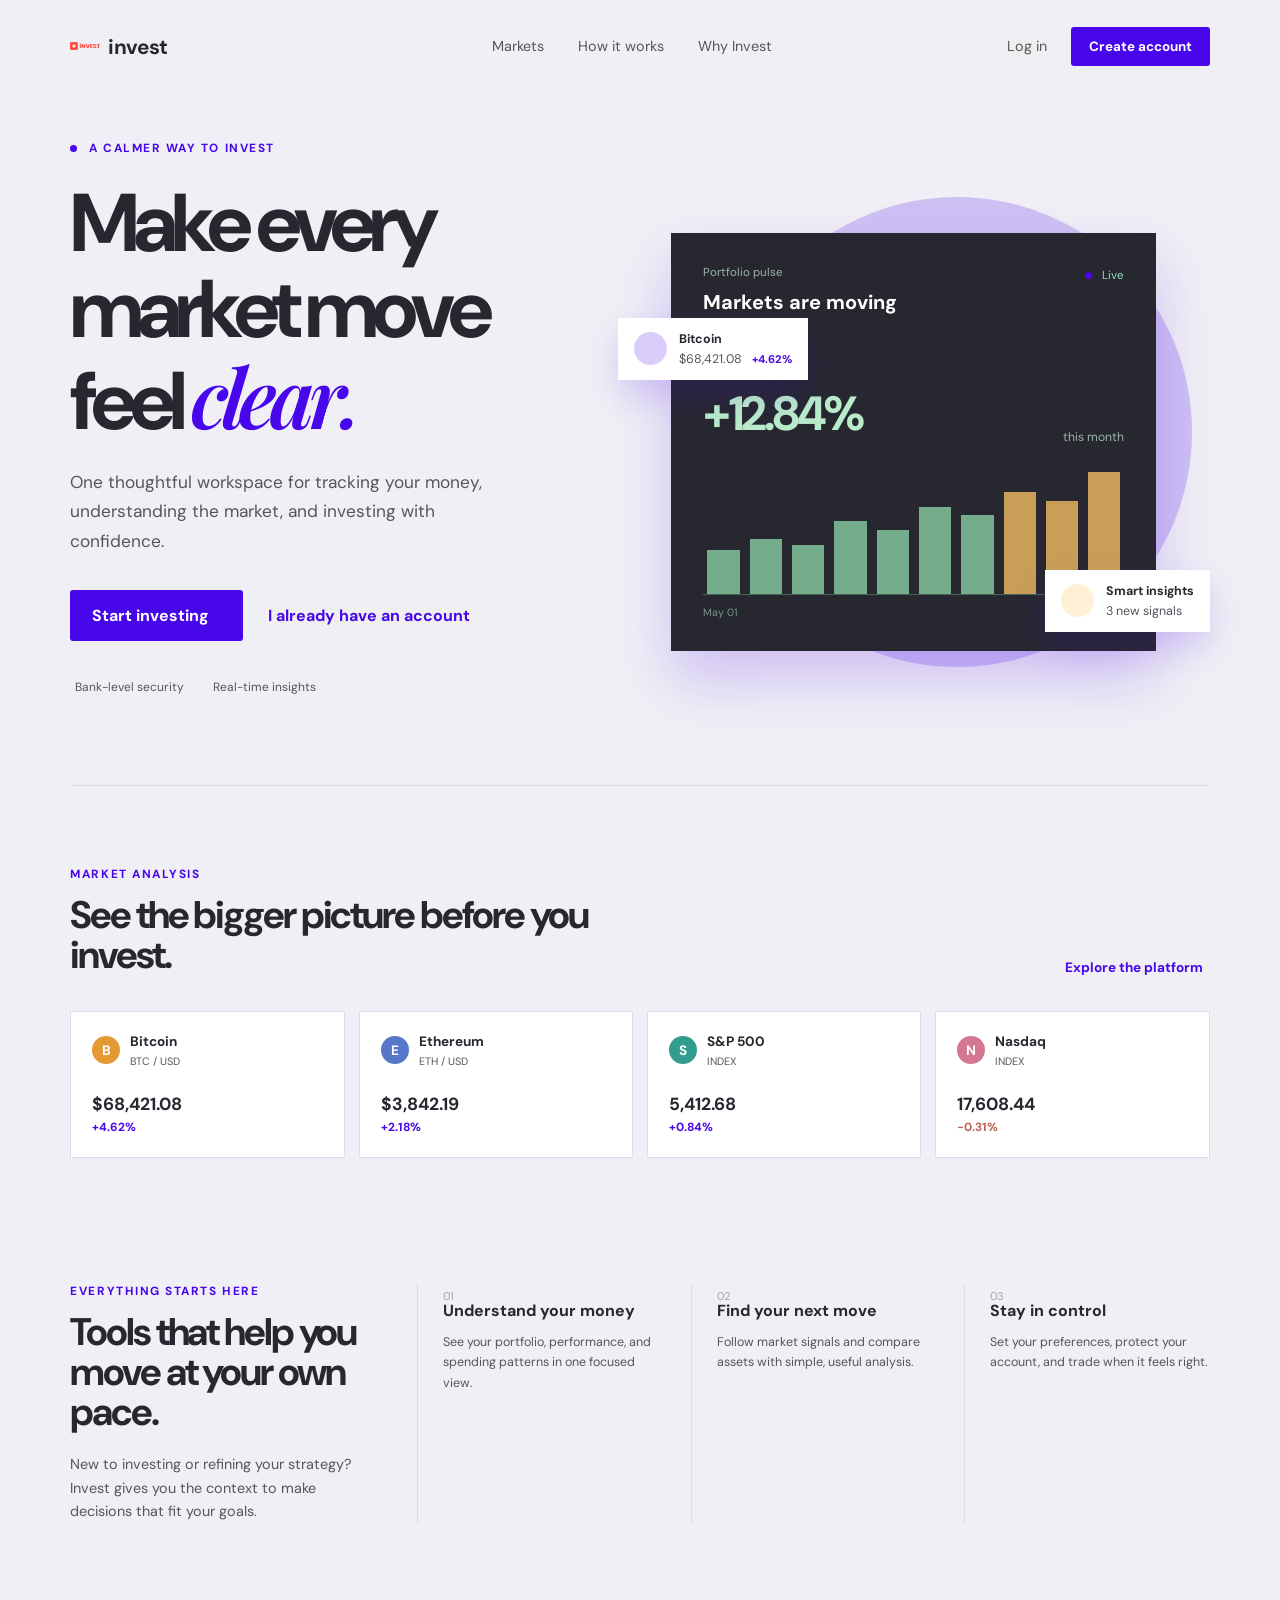
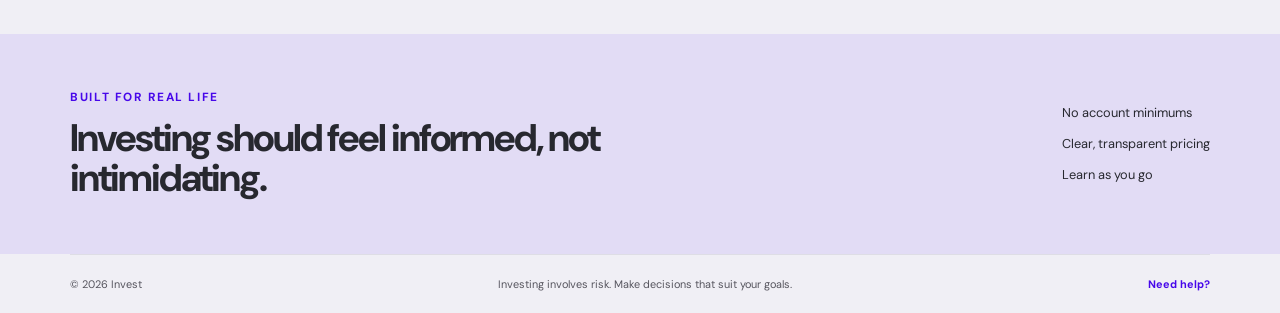
<file: invest-settings.html>
<!DOCTYPE html>
<html lang="en">
<head>
    <meta charset="UTF-8">
    <meta name="viewport" content="width=device-width, initial-scale=1.0">
    <title>Invest</title>
    <link rel="icon" type="image/png" href="invest-asset/logo.png">
   <link rel="stylesheet" href="investment.css">
   <link rel="stylesheet" href="invest-settings.css">

    <!-- iconscout -->
    <link rel="stylesheet" href="https://unicons.iconscout.com/release/v4.2.0/css/line.css">
</head>
   <body>
        <nav>
            <div class="container nav__container">
                <a href="./investment.html" class="nav__logo">
                    <img src="invest-asset/logo.png" alt="">
                </a>
                <div class="nav__search">
                    <i class="uil uil-search"></i>
                    <input type="search" placeholder="Search">
                </div>
                <div class="nav__profile-wrapper">
                    <button class="nav__theme-btn">
                            <i class="uil uil-moon"></i>
                    </button>
                    <div class="nav__profile">
                        <div class="nav__profile-photo">
                            <img src="invest-asset/profile-1.jpg" alt="profile-photo">
                        </div>
                    </div>
                    <h5>Mr Chris</h5>   
                    <i class="uil uil-angle-down"></i>
                    <button class="nav__menu-btn">
                        <i class="uil uil-bars"></i>
                    </button>
                </div> 
            </div>
        </nav> 
        <!--===================Sidebar======================-->
        <menu class="sidebar">
            <a href="investment.html">
                <i class=" uil uil-create-dashboard"></i>
                <h5>Dashboard</h5>
            </a>
            <a href="invest-Exchange.html">
                <i class=" uil uil-exchange"></i>
                <h5>Exchange</h5>
            </a>
            <a href="invest-wallet.html">
                <i class=" uil-wallet"></i>
                <h5>Wallet</h5>
            </a>
            <a href="invest-transaction.html">
                <i class="uil-transaction"></i>
                <h5>Transaction</h5>
            </a>
            <a href="invest-analytics.html">
                <i class=" uil uil-chart"></i>
                <h5>Analysis</h5>
            </a>
            <a href="invest-message.html">
                <i class="uil uil-envelopes"></i>
                <h5>Message</h5>
            </a>
            <a href="invest-helpCenter.html">
                <i class="uil uil-Question-cicle"></i>
                <h5>Help Center</h5>
            </a>
            <a href="invest-settings.html" class="active">
                <i class="uil uil-setting"></i>
                <h5>Settings</h5>
            </a>
            <button class="sidebar__close-btn">
                <i class="uil uil-multiply"></i>
            </button>
        </menu>
         <!-- ======================settings cards====================== -->
        <section class="settings section">
            <div class="container settings__container">
                        <div class="settings__header">
                    <div>
                        <h2>Account Settings</h2>
                        <p>Manage your account, security, notifications, and interface preferences.</p>
                    </div>
                    <div class="settings__actions">
                        <button class="btn btn--secondary" type="button" id="settingsCancel">Cancel</button>
                        <button class="btn btn--primary" type="button" id="settingsSave">Save Changes</button>
                    </div>
                    <p class="settings-status" id="settingsStatus" role="status"></p>
                </div>

                <div class="settings__cards">
                    <div class="settings__card">
                        <h3>Profile</h3>
                        <div class="settings__field">
                            <label>Full Name</label>
                            <input type="text" value="Mr Chris" data-profile-name data-setting="name">
                        </div>
                        <div class="settings__field">
                            <label>Email</label>
                            <input type="email" value="chris@example.com" data-setting="email">
                        </div>
                        <div class="settings__field">
                            <label>Phone</label>
                            <input type="tel" value="+1 234 567 890" data-setting="phone">
                        </div>
                    </div>

                    <div class="settings__card">
                        <h3>Security</h3>
                        <div class="settings__field">
                            <label>Login password</label>
                            <button class="btn btn--outline" type="button" id="changePassword">Change password</button>
                        </div>
                        <div class="settings__field toggle-field">
                            <div>
                                <label>Two-factor authentication</label>
                                <p>Protect your account with an extra layer of security.</p>
                            </div>
                            <label class="toggle">
                                <input type="checkbox" data-setting="twoFactor">
                                <span class="toggle__slider"></span>
                            </label>
                        </div>
                        <div class="settings__field toggle-field">
                            <div>
                                <label>Withdrawal whitelist</label>
                                <p>Allow withdrawals only to trusted addresses.</p>
                            </div>
                            <label class="toggle">
                                <input type="checkbox" data-setting="withdrawalWhitelist">
                                <span class="toggle__slider"></span>
                            </label>
                        </div>
                    </div>
                </div>

                <div class="settings__cards">
                    <div class="settings__card">
                        <h3>Notifications</h3>
                        <div class="settings__field toggle-field">
                            <div>
                                <label>Email alerts</label>
                                <p>Receive important account updates by email.</p>
                            </div>
                            <label class="toggle">
                                <input type="checkbox" data-setting="emailAlerts">
                                <span class="toggle__slider"></span>
                            </label>
                        </div>
                        <div class="settings__field toggle-field">
                            <div>
                                <label>Trade notifications</label>
                                <p>Get notified about executed orders and margin calls.</p>
                            </div>
                            <label class="toggle">
                                <input type="checkbox" data-setting="tradeNotifications">
                                <span class="toggle__slider"></span>
                            </label>
                        </div>
                        <div class="settings__field toggle-field">
                            <div>
                                <label>Promotional messages</label>
                                <p>Receive offers and news from the platform.</p>
                            </div>
                            <label class="toggle">
                                <input type="checkbox" data-setting="promotionalMessages">
                                <span class="toggle__slider"></span>
                            </label>
                        </div>
                    </div>

                    <div class="settings__card">
                        <h3>Interface</h3>
                        <div class="settings__field">
                            <label>Theme</label>
                            <select data-setting="theme" id="settingsTheme">
                                <option value="dark">Dark</option>
                                <option value="light">Light</option>
                            </select>
                        </div>
                        <div class="settings__field">
                            <label>Default dashboard</label>
                            <select data-setting="defaultDashboard">
                                <option value="investment.html">Spot Trading</option>
                                <option value="investment.html">Derivatives</option>
                                <option value="invest-wallet.html">Wallet Overview</option>
                            </select>
                        </div>
                        <div class="settings__field">
                            <label>Language</label>
                            <select id="languageSelect" aria-label="Language">
                                <option value="en">English</option>
                                <option value="es">Español</option>
                                <option value="fr">Français</option>
                                <option value="de">Deutsch</option>
                                <option value="pt">Português</option>
                                <option value="zh">中文</option>
                                <option value="ar">العربية</option>
                            </select>
                        </div>
                    </div>
                </div>
            </div>
        </section>

     <script src="investment.js"></script>
   </body>
</html>
</file>
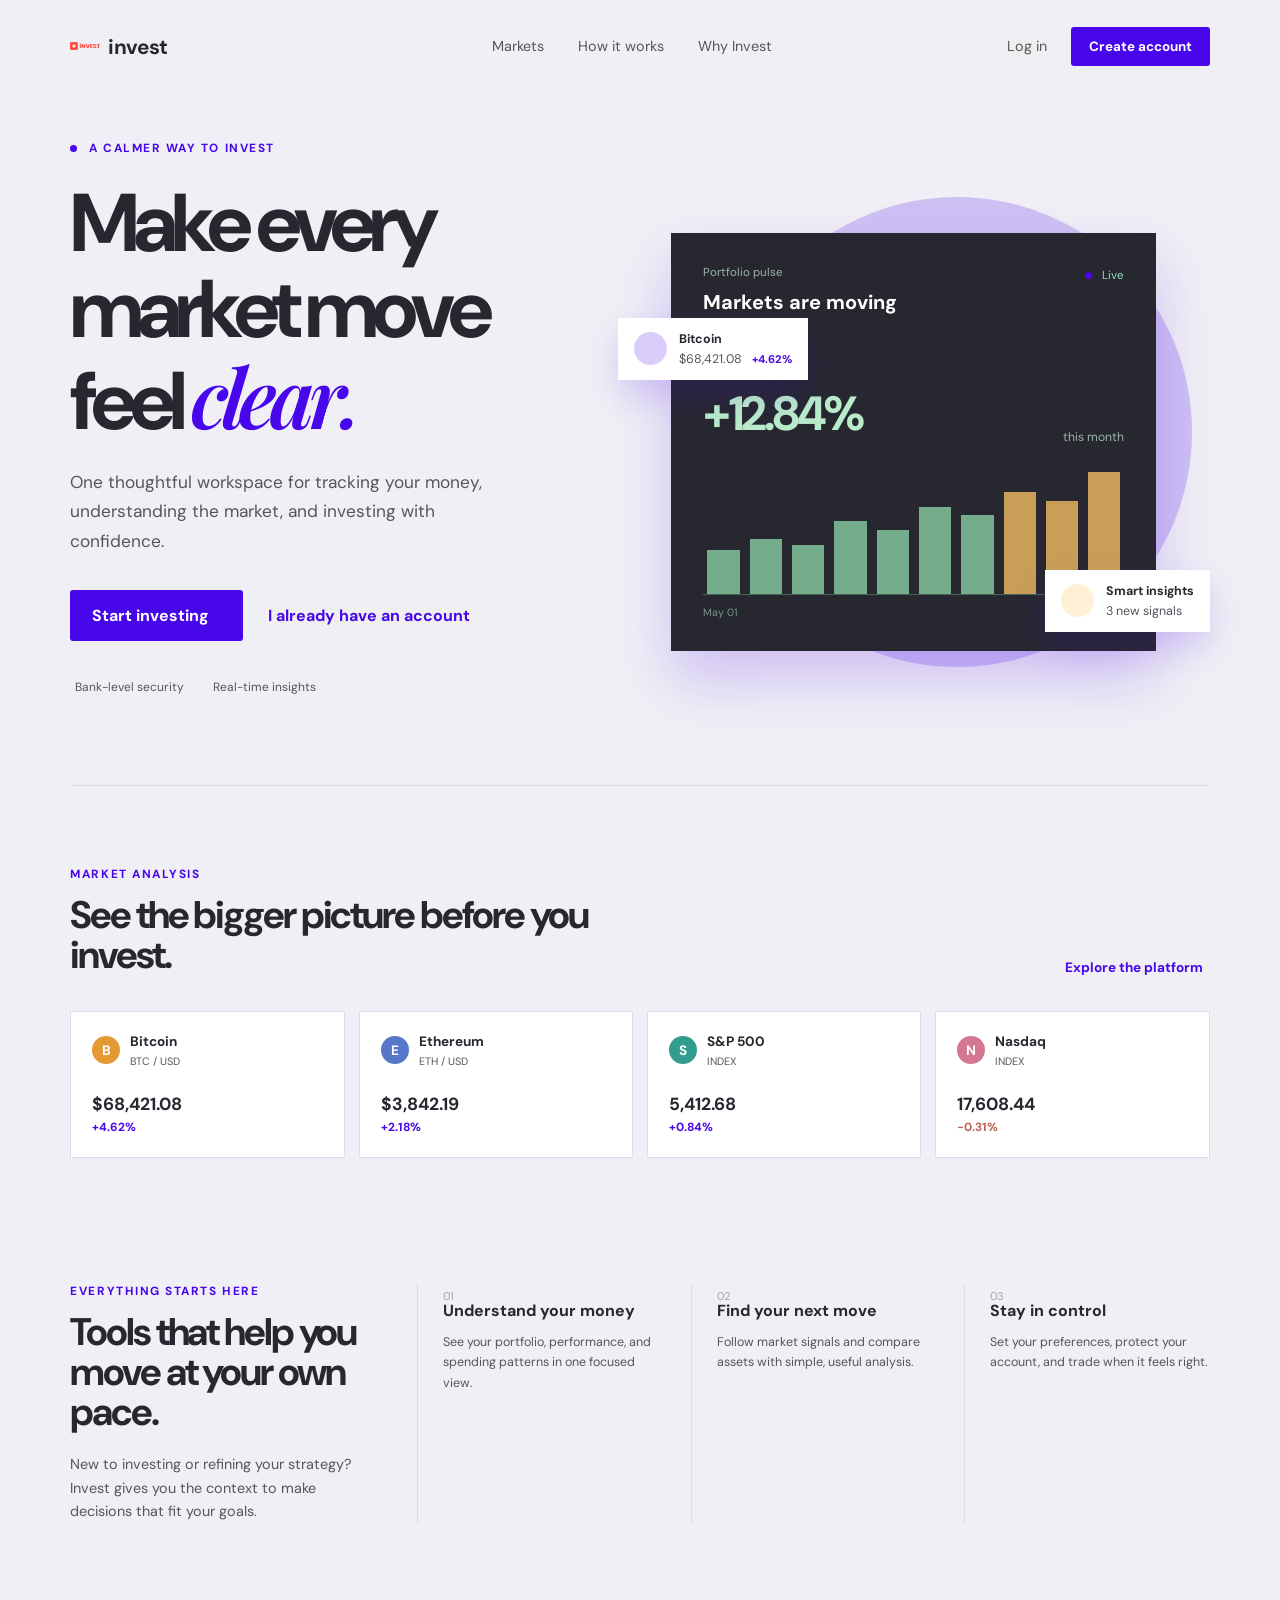
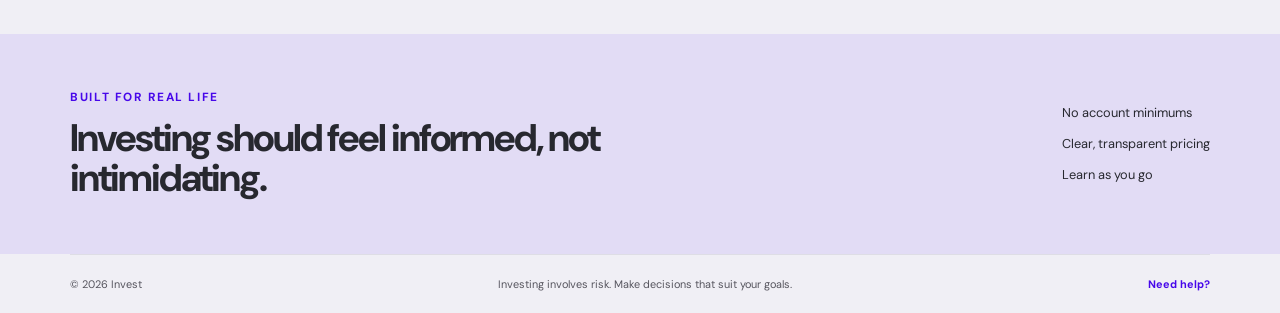
<file: invest-transaction.html>
<!DOCTYPE html>
<html lang="en">
<head>
    <meta charset="UTF-8">
    <meta name="viewport" content="width=device-width, initial-scale=1.0">
    <title>Invest</title>
    <link rel="icon" type="image/png" href="invest-asset/logo.png">
   <link rel="stylesheet" href="investment.css">
   <link rel="stylesheet" href="invest-transaction.css">

    <!-- iconscout -->
    <link rel="stylesheet" href="https://unicons.iconscout.com/release/v4.2.0/css/line.css">
</head>
   <body>
        <nav>
            <div class="container nav__container">
                <a href="./investment.html" class="nav__logo">
                    <img src="invest-asset/logo.png" alt="">
                </a>
                <div class="nav__search">
                    <i class="uil uil-search"></i>
                    <input type="search" placeholder="Search">
                </div>
                <div class="nav__profile-wrapper">
                    <button class="nav__theme-btn">
                            <i class="uil uil-moon"></i>
                    </button>
                    <div class="nav__profile">
                        <div class="nav__profile-photo">
                            <img src="invest-asset/profile-1.jpg" alt="profile-photo">
                        </div>
                    </div>
                    <h5>Mr Chris</h5>   
                    <i class="uil uil-angle-down"></i>
                    <button class="nav__menu-btn">
                        <i class="uil uil-bars"></i>
                    </button>
                </div> 
            </div>
        </nav> 
        <!--===================Sidebar======================-->
        <menu class="sidebar">
            <a href="investment.html">
                <i class=" uil uil-create-dashboard"></i>
                <h5>Dashboard</h5>
            </a>
            <a href="invest-Exchange.html">
                <i class=" uil uil-exchange"></i>
                <h5>Exchange</h5>
            </a>
            <a href="invest-wallet.html">
                <i class=" uil-wallet"></i>
                <h5>Wallet</h5>
            </a>
            <a href="invest-transaction.html " class="active">
                <i class="uil-transaction"></i>
                <h5>Transaction</h5>
            </a>
            <a href="invest-analytics.html">
                <i class=" uil uil-chart"></i>
                <h5>Analysis</h5>
            </a>
            <a href="invest-message.html">
                <i class="uil uil-envelopes"></i>
                <h5>Message</h5>
            </a>
            <a href="invest-helpCenter.html">
                <i class="uil uil-Question-cicle"></i>
                <h5>Help Center</h5>
            </a>
            <a href="invest-settings.html">
                <i class="uil uil-setting"></i>
                <h5>Settings</h5>
            </a>
            <button class="sidebar__close-btn">
                <i class="uil uil-multiply"></i>
            </button>
        </menu>

        <section class="transaction-history-intro">
            <p class="transaction-send__eyebrow">Wallet activity</p>
            <h2>Transaction history</h2>
            <p class="transaction-send__hint">A complete record of deposits, transfers, conversions, and wallet fees.</p>
        </section>

        <table class="transactionsTable">
            <thead>
                <tr>
                    <th>Transaction ID</th>
                    <th>Date</th>
                    <th>From</th>
                    <th>To</th>
                    <th>Coin</th>
                    <th>Amount</th>
                    <th>Note</th>
                    <th>Status</th>
                </tr>
            </thead>
            <tbody id="transactionHistoryBody">
                <!-- Account transactions are rendered here. -->

            </tbody>
        </table>






        <script src="investment.js"></script>
   </body>
</html>
</file>
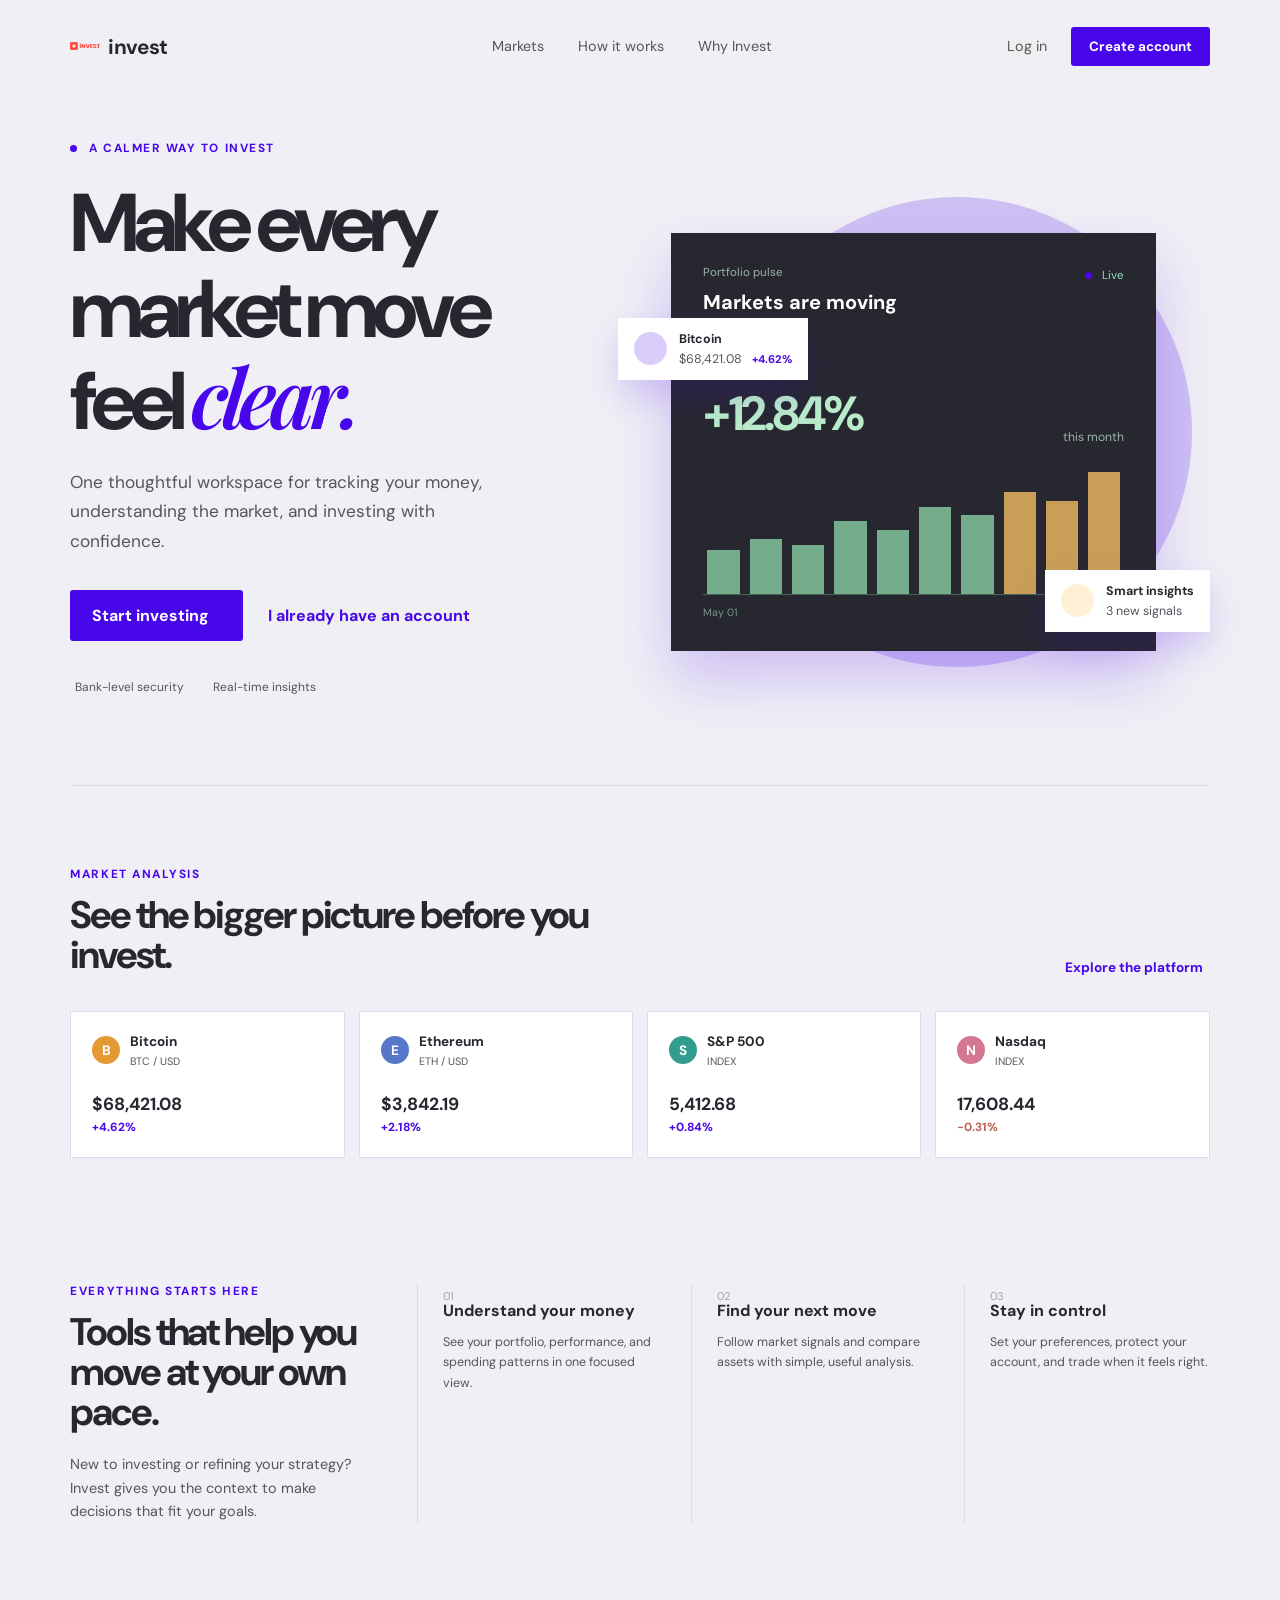
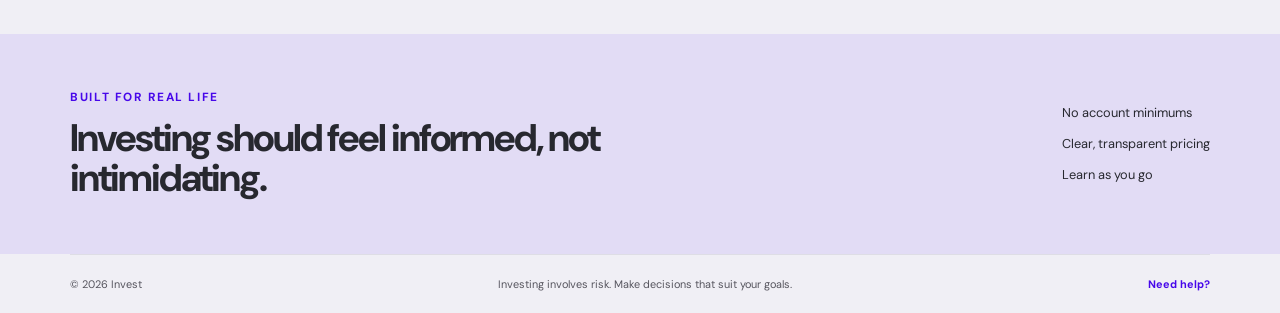
<file: invest-wallet.html>
<!DOCTYPE html>
<html lang="en">
<head>
    <meta charset="UTF-8">
    <meta name="viewport" content="width=device-width, initial-scale=1.0">
    <title>Invest</title>
     <link rel="icon" type="image/png" href="invest-asset/logo.png">
   <link rel="stylesheet" href="investment.css">
   <link rel="stylesheet" href="invest-wallet.css">

    <!-- iconscout -->
    <link rel="stylesheet" href="https://unicons.iconscout.com/release/v4.2.0/css/line.css">
</head>
   <body>
        <nav>
            <div class="container nav__container">
                <a href="./investment.html" class="nav__logo">
                    <img src="invest-asset/logo.png" alt="">
                </a>
                <div class="nav__search">
                    <i class="uil uil-search"></i>
                    <input type="search" placeholder="Search">
                </div>
                <div class="nav__profile-wrapper">
                    <button class="nav__theme-btn">
                            <i class="uil uil-moon"></i>
                    </button>
                    <div class="nav__profile">
                        <div class="nav__profile-photo">
                            <img src="invest-asset/profile-1.jpg" alt="profile-photo">
                        </div>
                    </div>
                    <h5>Mr Chris</h5>   
                    <i class="uil uil-angle-down"></i>
                    <button class="nav__menu-btn">
                        <i class="uil uil-bars"></i>
                    </button>
                </div> 
            </div>
        </nav> 
        <!--===================Sidebar======================-->
        <menu class="sidebar">
            <a href="investment.html">
                <i class=" uil uil-create-dashboard"></i>
                <h5>Dashboard</h5>
            </a>
            <a href="invest-Exchange.html">
                <i class=" uil uil-exchange"></i>
                <h5>Exchange</h5>
            </a>
            <a href="invest-wallet.html"  class="active">
                <i class=" uil-wallet"></i>
                <h5>Wallet</h5>
            </a>
            <a href="invest-transaction.html ">
                <i class="uil-transaction"></i>
                <h5>Transaction</h5>
            </a>
            <a href="invest-analytics.html">
                <i class=" uil uil-chart"></i>
                <h5>Analysis</h5>
            </a>
            <a href="invest-message.html">
                <i class="uil uil-envelopes"></i>
                <h5>Message</h5>
            </a>
            <a href="invest-helpCenter.html">
                <i class="uil uil-Question-cicle"></i>
                <h5>Help Center</h5>
            </a>
            <a href="invest-settings.html">
                <i class="uil uil-setting"></i>
                <h5>Settings</h5>
            </a>
            <button class="sidebar__close-btn">
                <i class="uil uil-multiply"></i>
            </button>
        </menu>


        <section class="wallet">
            <div class="wallet__balance">
                <h4>Total Balance <i class="uil uil-eye-slash"></i></h4>
                <h1>$0.00</h1>
                <p class="wallet__pnl" id="wallet-pnl">P&amp;L: +0.00%</p>
                <div class="wallet__cta">
                    <button type="button" class="wallet__cta-btn" onclick="goToDepositForm()">
                        <i class="uil uil-arrow-down-left"></i>
                        <p>Deposit</p>
                    </button>
                    <a href="#" class="wallet__cta-btn">
                        <i class="uil uil-arrow-up-right"></i>
                        <p>Withdraw</p>
                    </a>
                    <a href="#" class="wallet__cta-btn">
                        <i class="uil uil-exchange"></i>
                        <p>Transfer</p>
                    </a>
                    <a href="convert.html" class="wallet__cta-btn">
                        <i class="uil uil-update"></i>
                        <p>Convert</p>
                    </a>
                </div>
            </div>

            <ul class="wallet__tokens">
                <li class="wallet__token" data-asset="btc" role="link" tabindex="0" aria-label="Open Bitcoin details">
                    <div class="wallet__token-left">
                        <div class="wallet__token-image">
                            <img src="invest-asset/Bitcoin.svg.png" alt="Bitcoin">
                        </div>
                        <div>
                            <h4>Bitcoin</h4>
                            <div>
                                <P>$0.00</P>
                            </div>
                        </div>
                    </div>
                    <div class="wallet__token-right">
                        <h4>0</h4>
                        <p>$0.00</p>
                    </div>
                </li>
                  <li class="wallet__token" data-asset="eth" role="link" tabindex="0" aria-label="Open Ethereum details">
                    <div class="wallet__token-left">
                        <div class="wallet__token-image">
                            <img src="invest-asset/ethereum-logo-EC6CDBA45B-seeklogo.com.png" alt="Ethereum">
                        </div>
                        <div>
                            <h4>Ethereum</h4>
                            <div>
                                <P>$0.00</P>
                            </div>
                        </div>
                    </div>
                    <div class="wallet__token-right">
                        <h4>0</h4>
                        <p>$0.00</p>
                    </div>
                </li>
                  <li class="wallet__token" data-asset="ltc" role="link" tabindex="0" aria-label="Open Litecoin details">
                    <div class="wallet__token-left">
                        <div class="wallet__token-image">
                            <img src="invest-asset/Litecoin_Logo.jpg" alt="Litecoin">
                        </div>
                        <div>
                            <h4>Litecoin</h4>
                            <div>
                                <P>$0</P>
                            </div>
                        </div>
                    </div>
                    <div class="wallet__token-right">
                        <h4>0</h4>
                        <p>$0</p>
                    </div>
                </li>
                 <li class="wallet__token" data-asset="doge" role="link" tabindex="0" aria-label="Open Dogecoin details">
                    <div class="wallet__token-left">
                        <div class="wallet__token-image">
                            <img src="invest-asset/dogecoin-doge-logo-alternative.svg" alt="Dogecoin">
                        </div>
                        <div>
                            <h4>Dogecoin</h4>
                            <div>
                                <P>$0</P>
                            </div>
                        </div>
                    </div>
                    <div class="wallet__token-right">
                        <h4>0</h4>
                        <p>$0</p>
                    </div>
                </li>
            </ul>
        </section>
        <section class="transaction-send" id="depositFormSection" hidden>
            <div class="transaction-send__card">
                <div class="transaction-send__header">
                    <p class="transaction-send__eyebrow">Deposit crypto</p>
                    <h2>Request a wallet deposit</h2>
                    <p class="transaction-send__hint">Submit the currency and amount you want the admin to add to your wallet.</p>
                </div>
                <form class="transaction-send__form" id="depositRequestForm">
                    <label>
                        <span>Select coin</span>
                        <select name="coin" required>
                            <option value="btc">Bitcoin</option>
                            <option value="eth">Ethereum</option>
                            <option value="ltc">Litecoin</option>
                            <option value="doge">Dogecoin</option>
                        </select>
                    </label>
                    <label>
                        <span>Amount</span>
                        <input type="number" name="amount" step="any" min="0.00000001" placeholder="0.00" required>
                    </label>
                    <button type="submit">Request deposit</button>
                </form>
            </div>
        </section>
      <script src="investment.js"></script>
   </body>
</html>
</file>
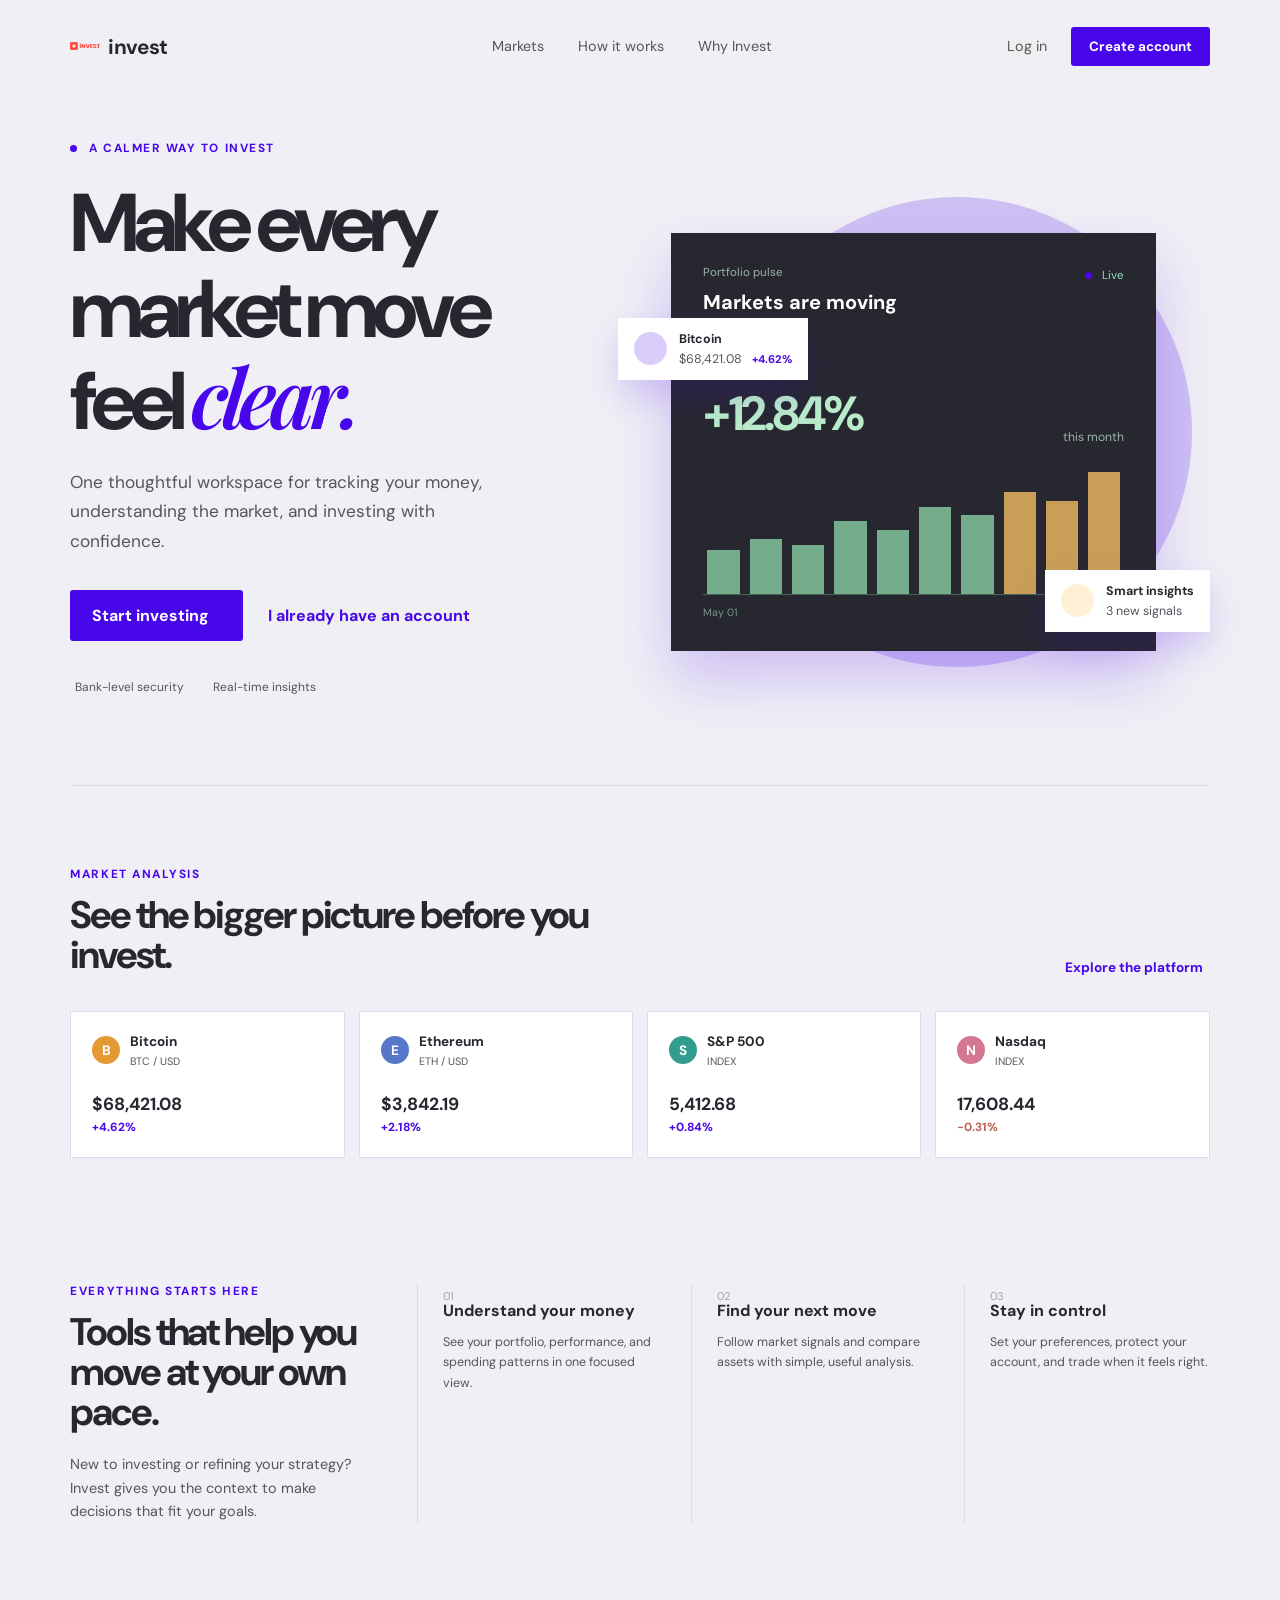
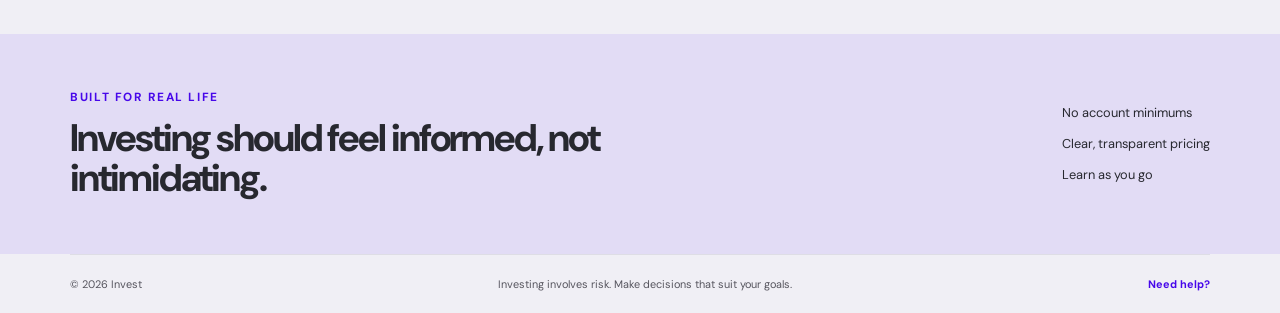
<file: investment.html>
<!DOCTYPE html>
<html lang="en">
<head>
    <meta charset="UTF-8">
    <meta name="viewport" content="width=device-width, initial-scale=1.0">
    <title>Invest</title>
    <link rel="icon" type="image/png" href="./invest-asset/logo.png">
   <link rel="stylesheet" href="investment.css">

    <!-- iconscout -->
    <link rel="stylesheet" href="https://unicons.iconscout.com/release/v4.2.0/css/line.css">
</head>
   <body>
        <nav>
            <div class="container nav__container">
                <a href="./investment.html" class="nav__logo">
                    <img src="invest-asset/logo.png" alt="">
                </a>
                <div class="nav__search">
                    <i class="uil uil-search"></i>
                    <input type="search" placeholder="Search">
                </div> 
                <div class="nav__profile-wrapper">
                    <button class="nav__theme-btn">
                            <i class="uil uil-moon"></i>
                    </button>
                    <div class="nav__profile">
                        <div class="nav__profile-photo">
                            <img src="invest-asset/profile-1.jpg" alt="profile-photo">
                        </div>
                        <button type="button" class="nav__profile-toggle" aria-label="Open profile menu">
                            <i class="uil uil-angle-down"></i>
                        </button>

                        <div class="profile-menu" id="profileMenu">
                            <div class="profile-menu__header">
                                <span>Current account</span>
                                <strong class="nav__profile-menu-name">  </strong>
                            </div>
                            <button type="button" class="profile-menu__item">Change profile photo</button>
                            <button type="button" class="profile-menu__item">Switch account</button>
                            <button type="button" class="profile-menu__item profile-menu__item--danger">Logout</button>
                        </div>
                    </div>
                    <h5 class="nav__profile-name">Mr Chris</h5>   
                    <button class="nav__menu-btn">
                        <i class="uil uil-bars"></i>
                    </button>
                </div> 
            </div>
        </nav> 
        <!--===================Sidebar======================-->
        <menu class="sidebar">
            <a href="investment.html" class="active">
                <i class=" uil uil-create-dashboard"></i>
                <h5>Dashboard</h5>
            </a>
            <a href="invest-Exchange.html">
                <i class=" uil uil-exchange"></i>
                <h5>Exchange</h5>
            </a>
            <a href="invest-wallet.html">
                <i class=" uil-wallet"></i>
                <h5>Wallet</h5>
            </a>
            <a href="invest-transaction.html">
                <i class="uil-transaction"></i>
                <h5>Transaction</h5>
            </a>
            <a href="invest-analytics.html">
                <i class=" uil uil-chart"></i>
                <h5>Analysis</h5>
            </a>
            <a href="invest-message.html">
                <i class="uil uil-envelopes"></i>
                <h5>Message</h5>
            </a>
            <a href="invest-helpCenter.html">
                <i class="uil uil-Question-cicle"></i>
                <h5>Help Center</h5>
            </a>
            <a href="invest-settings.html">
                <i class="uil uil-setting"></i>
                <h5>Settings</h5>
            </a>
            <button class="sidebar__close-btn">
                <i class="uil uil-multiply"></i>
            </button>
        </menu>



     <!-- ===========================Main==================== -->

        <main class="main">
            <header class="main__header">
                <h1>Overview</h1>
                <input type="date" id="dashboardDate" aria-label="Today">
            </header>
            <section class="account-overview" id="accountOverview"></section>
            <section class="main__cards" id="accountCards">
            <article class="card">
                    <div class="card__header">
                        <div class="card__header-left">
                            <img src="invest-asset/BTC.png" alt="">
                            <h3>BTC</h3>
                        </div>
                        <div class="card__header-right">
                            <img src="invest-asset/visa.png" alt="">
                        </div> 
                    </div>
                    <div class="card__body">
                        <h1>$827,119</h1>
                        <div class="card__body-chip">
                            <img src="invest-asset/card chip.png" alt="">
                        </div>

                    </div>
                    <div class="card__footer">
                        <div class="card__footer-left">
                            <small>Card Holder</small>
                            <h5>     </h5>
                        </div>
                        <div class="card__footer-right">
                            <div class="expiry">
                                <small>Expiry</small>
                                <h5>08/29</h5>
                            </div>
                            <div class="CVV">
                                <small>CVV</small>
                                <h5>932</h5>
                            </div>
                        </div>
                    </div>
            </article>

            <article class="card">
                    <div class="card__header">
                        <div class="card__header-left">
                            <img src="invest-asset/ETH.png" alt="">
                            <h3>ETH</h3>
                        </div>
                        <div class="card__header-right">
                            <img src="invest-asset/visa.png" alt="">
                        </div> 
                    </div>
                    <div class="card__body">
                        <h1>$95,482</h1>
                        <div class="card__body-chip">
                            <img src="invest-asset/card chip.png" alt="">
                        </div>

                    </div>
                    <div class="card__footer">
                        <div class="card__footer-left">
                            <small>Card Holder</small>
                            <h5>    </h5>
                        </div>
                        <div class="card__footer-right">
                            <div class="expiry">
                                <small>Expiry</small>
                                <h5>08/29</h5>
                            </div>
                            <div class="CVV">
                                <small>CVV</small>
                                <h5>934</h5>
                            </div>
                        </div>
                    </div>
                </article>
            
            <article class="card">
                    <div class="card__header">
                        <div class="card__header-left">
                            <img src="invest-asset/EURO.png" alt="">
                            <h3>EURO</h3>
                        </div>
                        <div class="card__header-right">
                            <img src="invest-asset/visa.png" alt="">
                        </div> 
                    </div>
                    <div class="card__body">
                        <h1>$121,011</h1>
                        <div class="card__body-chip">
                            <img src="invest-asset/card chip.png" alt="">
                        </div>

                    </div>
                    <div class="card__footer">
                        <div class="card__footer-left">
                            <small>Card Holder</small>
                            <h5>   </h5>
                        </div>
                        <div class="card__footer-right">
                            <div class="expiry">
                                <small>Expiry</small>
                                <h5>08/29</h5>
                            </div>
                            <div class="CVV">
                                <small>CVV</small>
                                <h5>934</h5>
                            </div>
                        </div>
                    </div>
            </article>      
            </section>
          <!-- =====================FAST PAYMENT==================== -->
            <section class="fastPayment">
                <h2>Fast Payment</h2>
                <ul class="fastPayment__badges">
                    <li class="fastPayment__badge">
                        <h4>+</h4>
                    </li>
                    <li class="fastPayment__badge">
                        <span class="bg-primary"></span>
                        <div class="">
                            <h5>Training</h5>
                            <h4>$50</h4>
                        </div>
                    </li>
                   <li class="fastPayment__badge">
                        <span class="bg-success"></span>
                        <div class="">  
                            <h5>Internet</h5>
                            <h4>$40</h4>
                        </div>
                    </li>
                    <li class="fastPayment__badge">
                        <span class="bg-primary"></span>
                        <div class="">
                            <h5>Gas</h5>
                            <h4>$180</h4>
                        </div>
                    </li>
                    <li class="fastPayment__badge">
                        <span class="bg-danger"></span>
                        <div class="">
                            <h5>Cinema</h5>
                            <h4>$65</h4>
                        </div>
                    </li>
                    <li class="fastPayment__badge">
                        <span class="bg-primary"></span>
                        <div class="">
                            <h5>Education</h5>
                            <h4>$999</h4>
                        </div>
                    </li>
                    <li class="fastPayment__badge">
                        <span class="bg-danger"></span>
                        <div class="">
                            <h5>Travels</h5>
                            <h4>$265</h4>
                        </div>
                    </li>
                    <li class="fastPayment__badge">
                        <span class="bg-primary"></span>
                        <div class="">
                            <h5>Gaming</h5>
                            <h4>$125</h4>
                        </div>
                    </li>
                    <li class="fastPayment__badge">
                        <span class="bg-danger"></span>
                        <div class="">
                            <h5>Electricity</h5>
                            <h4>$109</h4>
                        </div>
                    </li>
                </ul>
            </section>
           <!-- ==========================Chart====================== -->
            <!-- <canvas id="chart"></canvas> -->
            <div id="tradingview_chart"></div>
        </main>
        </section>
    

        
        <script src="https://s3.tradingview.com/tv.js"></script>
            <script src="investment.js"></script>
   </body>
</html>
</file>
<file: welcome.css>
@import url('https://fonts.googleapis.com/css2?family=DM+Sans:wght@400;500;600;700&family=Playfair+Display:ital,wght@0,600;1,600;1,700&display=swap');

:root { --ink: #27282f; --muted: #56555e; --paper: #f0eff5; --white: #fff; --green: rgb(71, 7, 234); --mint: rgba(71, 7, 234, .2); --line: #dedde5; --gold: #e6b35d; }
* { box-sizing: border-box; margin: 0; padding: 0; }
html { scroll-behavior: smooth; }
body { background: var(--paper); color: var(--ink); font-family: 'DM Sans', sans-serif; }
a { color: inherit; text-decoration: none; }
button, input { font: inherit; }
button { cursor: pointer; border: 0; }
.welcome-shell { max-width: 1440px; min-height: 100vh; margin: auto; padding: 0 5.5vw; overflow: hidden; }
.welcome-nav { align-items: center; display: flex; height: 92px; justify-content: space-between; }
.brand { align-items: center; display: flex; font-size: 1.3rem; font-weight: 700; gap: 8px; letter-spacing: -.04em; }
.brand img { height: 30px; object-fit: contain; width: 30px; }
.nav-links { display: flex; gap: 34px; margin-left: 7vw; }
.nav-links a, .text-button { color: var(--muted); font-size: .9rem; }
.nav-links a:hover, .text-button:hover { color: var(--green); }
.nav-actions { align-items: center; display: flex; gap: 24px; }
.button { align-items: center; background: var(--green); border-radius: 3px; color: white; display: inline-flex; font-weight: 700; gap: 12px; justify-content: center; padding: 15px 22px; transition: transform .2s, background .2s; }
.button:hover { background: #3505b8; transform: translateY(-2px); }
.button--small { padding: 11px 18px; font-size: .84rem; }
.hero { align-items: center; display: grid; gap: 5vw; grid-template-columns: .9fr 1.1fr; min-height: 630px; padding: 48px 0 90px; }
.hero__copy { max-width: 600px; }
.eyebrow { color: var(--green); font-size: .74rem; font-weight: 700; letter-spacing: .13em; text-transform: uppercase; }
.eyebrow__dot, .live-status i { background: var(--green); border-radius: 50%; display: inline-block; height: 7px; margin-right: 7px; width: 7px; }
h1, h2, h3 { line-height: 1.05; }
h1 { font-size: clamp(3.8rem, 6.4vw, 6.8rem); letter-spacing: -.075em; margin: 24px 0; max-width: 680px; }
h1 em, h2 em { color: var(--green); font-family: 'Playfair Display', serif; font-weight: 600; }
.hero__intro { color: var(--muted); font-size: 1.08rem; line-height: 1.7; max-width: 450px; }
.hero__actions { align-items: center; display: flex; gap: 25px; margin-top: 34px; }
.link-button { color: var(--green); font-weight: 700; }
.link-button i, .view-link i { margin-left: 7px; }
.hero__proof { color: var(--muted); display: flex; font-size: .75rem; gap: 24px; margin-top: 38px; }
.hero__proof i, .trust-points i { color: var(--green); margin-right: 5px; }
.hero__visual { min-height: 480px; position: relative; }
.visual__glow { background: var(--mint); border-radius: 50%; height: 470px; position: absolute; right: 3%; top: 4%; width: 470px; }
.market-card { background: var(--ink); box-shadow: 0 28px 55px rgba(71, 7, 234, .2); color: white; margin: 55px auto 0; max-width: 520px; padding: 32px; position: relative; width: 82%; z-index: 1; }
.market-card__top, .market-card__value, .chart__labels { align-items: flex-start; display: flex; justify-content: space-between; }
.label, .market-card small { color: #9cb4a9; display: block; font-size: .72rem; }
.market-card strong { display: block; font-size: 1.25rem; margin-top: 9px; }
.live-status { color: #8fdbb2; font-size: .72rem; padding-top: 3px; }
.market-card__value { align-items: flex-end; margin-top: 58px; }.market-card__value strong { color: #b9ebcb; font-size: 3rem; letter-spacing: -.06em; }.market-card__value span { color: #9cb4a9; font-size: .76rem; }.market-card__value i { color: #8fdbb2; }
.chart { align-items: flex-end; border-bottom: 1px solid #47665a; display: flex; gap: 10px; height: 130px; margin-top: 20px; padding: 0 4px; }.chart span { background: #83c59d; display: block; flex: 1; opacity: .85; }.chart span:nth-last-child(-n+3) { background: #e5b45f; }.chart__labels { color: #789589; font-size: .66rem; margin-top: 11px; }
.floating-stat { align-items: center; background: var(--white); box-shadow: 0 16px 35px rgba(71, 7, 234, .16); display: flex; gap: 12px; padding: 13px 16px; position: absolute; z-index: 2; }.floating-stat--green { left: 0; top: 140px; }.floating-stat--cream { bottom: 26px; right: 0; }.stat-icon { align-items: center; background: var(--mint); border-radius: 50%; color: var(--green); display: flex; height: 33px; justify-content: center; width: 33px; }.floating-stat--cream .stat-icon { background: #fff0d6; color: #a57020; }.floating-stat b, .floating-stat small { display: block; font-size: .78rem; }.floating-stat small { color: var(--muted); margin-top: 4px; }.floating-stat small strong { color: var(--green); font-size: .7rem; margin-left: 7px; }
.market-strip { border-top: 1px solid var(--line); padding: 80px 0; }.section-heading { align-items: end; display: flex; justify-content: space-between; margin-bottom: 35px; }.section-heading h2, .feature-intro h2, .trust-band h2 { font-size: clamp(2rem, 3vw, 3rem); letter-spacing: -.055em; margin-top: 13px; max-width: 530px; }.view-link { color: var(--green); font-size: .85rem; font-weight: 700; }.market-grid { display: grid; gap: 14px; grid-template-columns: repeat(4, 1fr); }.market-tile { background: var(--white); border: 1px solid var(--line); padding: 21px; }.tile__name { align-items: center; display: flex; gap: 10px; }.tile__name b, .tile__name small { display: block; }.tile__name b { font-size: .85rem; }.tile__name small { color: var(--muted); font-size: .67rem; margin-top: 4px; }.market-tile > strong { display: block; font-size: 1.1rem; margin-top: 25px; }.positive, .negative { font-size: .74rem; font-weight: 700; }.positive { color: var(--green); }.negative { color: #bd5f55; }.coin { align-items: center; border-radius: 50%; color: white; display: flex; font-size: .85rem; font-weight: 700; height: 28px; justify-content: center; width: 28px; }.coin--orange { background: #e39a35; }.coin--blue { background: #5677c8; }.coin--teal { background: #329d8e; }.coin--pink { background: #d47791; }
.features { display: grid; gap: 28px; grid-template-columns: 1.3fr repeat(3, 1fr); padding: 45px 0 110px; }.feature-intro > p:last-child { color: var(--muted); font-size: .9rem; line-height: 1.65; margin-top: 20px; max-width: 310px; }.feature { border-left: 1px solid var(--line); padding: 6px 0 0 25px; }.feature__number { color: #9aaba2; display: block; font-size: .7rem; }.feature i { color: var(--green); font-size: 1.7rem; margin: 40px 0 22px; }.feature h3 { font-size: 1rem; }.feature p { color: var(--muted); font-size: .78rem; line-height: 1.65; margin-top: 12px; }.trust-band { align-items: center; background: rgba(71, 7, 234, .08); display: flex; justify-content: space-between; margin: 0 -5.5vw; padding: 55px 5.5vw; }.trust-points { display: grid; gap: 14px; font-size: .8rem; }.welcome-footer { border-top: 1px solid var(--line); color: var(--muted); display: flex; font-size: .68rem; justify-content: space-between; padding: 22px 0; }.welcome-footer a { color: var(--green); font-weight: 700; }
.auth-modal { display: none; inset: 0; position: fixed; z-index: 10; }.auth-modal.is-open { display: block; }.auth-modal__backdrop { background: rgba(24,33,31,.62); inset: 0; position: absolute; }.auth-panel { background: var(--white); box-shadow: 0 24px 80px rgba(0,0,0,.25); left: 50%; max-width: 430px; padding: 42px; position: absolute; top: 50%; transform: translate(-50%, -50%); width: calc(100% - 32px); }.modal-close { color: var(--muted); font-size: 1.4rem; position: absolute; right: 18px; top: 16px; }.auth-panel h2 { font-size: 2rem; letter-spacing: -.05em; margin-top: 12px; }.auth-panel__copy { color: var(--muted); font-size: .82rem; line-height: 1.55; margin-top: 12px; }.auth-tabs { border-bottom: 1px solid var(--line); display: flex; gap: 22px; margin: 27px 0 21px; }.auth-tab { color: var(--muted); padding: 0 0 10px; }.auth-tab.is-active { border-bottom: 2px solid var(--green); color: var(--green); font-weight: 700; }.auth-panel label { color: var(--muted); display: block; font-size: .72rem; margin-bottom: 14px; }.auth-panel input { border: 1px solid var(--line); display: block; margin-top: 7px; padding: 12px; width: 100%; }.button--full { margin-top: 8px; width: 100%; }.auth-note { color: var(--muted); font-size: .68rem; margin-top: 20px; text-align: center; }.auth-note i { color: var(--green); }.auth-success { color: var(--green); font-size: .75rem; margin-top: 15px; text-align: center; }
@media (max-width: 900px) { .nav-links { display: none; }.hero { gap: 20px; grid-template-columns: 1fr; padding-top: 30px; }.hero__visual { min-height: 430px; }.market-grid, .features { grid-template-columns: repeat(2, 1fr); }.feature-intro { grid-column: 1 / -1; }.trust-band { align-items: flex-start; flex-direction: column; gap: 25px; } }
@media (max-width: 560px) { .welcome-shell { padding: 0 20px; }.welcome-nav { height: 74px; }.nav-actions { gap: 13px; }.text-button { font-size: .75rem; }.button--small { font-size: .72rem; padding: 9px 12px; }.hero { min-height: auto; padding: 50px 0 65px; }.hero__actions { align-items: flex-start; flex-direction: column; gap: 19px; }.hero__proof { flex-direction: column; gap: 8px; }.hero__visual { min-height: 350px; }.visual__glow { height: 300px; right: 0; width: 300px; }.market-card { margin-top: 35px; padding: 22px; width: 92%; }.market-card__value { margin-top: 35px; }.market-card__value strong { font-size: 2.1rem; }.chart { gap: 5px; height: 95px; }.floating-stat { padding: 9px; }.floating-stat--green { left: -7px; top: 105px; }.floating-stat--cream { bottom: 5px; right: -7px; }.section-heading, .welcome-footer { align-items: flex-start; flex-direction: column; gap: 20px; }.market-strip { padding: 55px 0; }.market-grid, .features { grid-template-columns: 1fr; }.feature-intro { grid-column: auto; }.features { padding-bottom: 70px; }.feature i { margin-top: 24px; }.trust-band { margin: 0 -20px; padding: 42px 20px; }.auth-panel { padding: 35px 24px; } }
</file>
<file: card-management.css>
:root {
    --ink: #182338;
    --muted: #687386;
    --paper: #f5f7fb;
    --white: #ffffff;
    --line: #dfe5ee;
    --primary: #5568e8;
    --danger: #c93f4d;
    --shadow: 0 1.5rem 4rem rgba(24, 35, 56, 0.12);
}

* { box-sizing: border-box; }

body {
    background: var(--paper);
    color: var(--ink);
    font-family: Georgia, 'Times New Roman', serif;
    margin: 0;
}

button, a { font: inherit; }
button { cursor: pointer; }

.management-header {
    align-items: center;
    background: var(--white);
    border-bottom: 1px solid var(--line);
    display: flex;
    justify-content: space-between;
    padding: 1.1rem clamp(1rem, 5vw, 5rem);
}

.brand, .back-link, .board-back { color: var(--ink); text-decoration: none; }
.brand { align-items: center; display: flex; font-size: 1.3rem; font-weight: 700; gap: 0.5rem; }
.brand img { height: 2rem; width: 2rem; }
.back-link, .board-back { color: var(--muted); font-size: 0.9rem; }
.back-link:hover, .board-back:hover { color: var(--primary); }

.management-board { margin: 0 auto; max-width: 1120px; padding: 3rem 1.25rem 5rem; }
.board-back { align-items: center; display: inline-flex; gap: 0.35rem; }
.board-heading { align-items: end; display: flex; gap: 2rem; justify-content: space-between; margin: 2rem 0; }
.eyebrow { color: var(--primary); font-size: 0.75rem; font-weight: 700; letter-spacing: 0.12em; margin: 0 0 0.55rem; text-transform: uppercase; }
h1, h2, p { margin-top: 0; }
h1 { font-size: clamp(2rem, 5vw, 3.7rem); letter-spacing: -0.04em; margin-bottom: 0.65rem; }
h2 { font-size: 1.55rem; margin-bottom: 1.4rem; }
.board-copy { color: var(--muted); margin-bottom: 0; }
.status-badge { border-radius: 999px; font-size: 0.78rem; font-weight: 700; padding: 0.55rem 0.85rem; }
.status-badge.is-active { background: #dff5e8; color: #187a42; }
.status-badge.is-inactive { background: #fbe2e4; color: #a52d3a; }

.management-layout { align-items: stretch; display: grid; gap: 1.5rem; grid-template-columns: minmax(280px, 0.9fr) minmax(300px, 1.1fr); }
.management-card, .details-board { border-radius: 0.7rem; box-shadow: var(--shadow); min-height: 360px; padding: 2rem; }
.management-card { background: linear-gradient(145deg, #ff796f, #bd261b); color: white; display: flex; flex-direction: column; justify-content: space-between; }
.management-card.theme-1 { background: linear-gradient(145deg, #7f8191, #27282f); }
.management-card.theme-2 { background: linear-gradient(145deg, #697afd, #4f15b4); }
.management-card__top, .management-card__bottom { align-items: center; display: flex; justify-content: space-between; }
.management-card__brand { align-items: center; display: flex; font-size: 1.1rem; gap: 0.6rem; }
.management-card__brand img { border: 1px solid rgba(255,255,255,0.8); border-radius: 0.3rem; height: 2.4rem; padding: 0.35rem; width: 2.4rem; }
.management-card__visa { font-size: 1rem; font-style: italic; font-weight: 700; }
.management-card__number { font-size: clamp(1.3rem, 3vw, 1.9rem); letter-spacing: 0.12em; margin: 2rem 0; }
.management-card__bottom { align-items: end; gap: 1rem; }
.management-card small { display: block; font-size: 0.65rem; opacity: 0.78; text-transform: uppercase; }
.management-card strong { display: block; font-size: 0.9rem; margin-top: 0.25rem; }

.details-board { background: var(--white); }
.details-grid { display: grid; gap: 0.8rem; grid-template-columns: repeat(2, 1fr); }
.details-grid div { background: var(--paper); border: 1px solid var(--line); border-radius: 0.45rem; display: grid; gap: 0.35rem; padding: 0.9rem; }
.details-grid small { color: var(--muted); font-size: 0.72rem; }
.details-grid strong { font-size: 0.9rem; overflow-wrap: anywhere; }
.management-actions { border-top: 1px solid var(--line); display: flex; flex-wrap: wrap; gap: 0.7rem; margin-top: 2rem; padding-top: 1.5rem; }
.management-actions button { border: 0; border-radius: 0.4rem; font-size: 0.85rem; padding: 0.75rem 1rem; }
.primary-action { background: var(--primary); color: white; }
.danger-action { background: #fbe2e4; color: var(--danger); }
.action-feedback { color: var(--muted); font-size: 0.82rem; margin: 1rem 0 0; }
.action-feedback--warning { color: #9a6b13; }

.empty-state { color: var(--muted); padding: 4rem 0; text-align: center; }

@media (max-width: 720px) {
    .management-header { padding: 1rem; }
    .management-board { padding-top: 2rem; }
    .board-heading { align-items: start; flex-direction: column; gap: 1rem; }
    .management-layout { grid-template-columns: 1fr; }
    .management-card, .details-board { min-height: 0; padding: 1.35rem; }
}

@media (max-width: 430px) {
    .back-link { font-size: 0; }
    .back-link i { font-size: 1.2rem; }
    .details-grid { grid-template-columns: 1fr; }
}
</file>
<file: convert.css>
:root {
    --ink: #182338;
    --muted: #6b7485;
    --paper: #f4f6fa;
    --white: #fff;
    --line: #dce3ed;
    --primary: #5568e8;
    --primary-dark: #3d4dc1;
    --green: #1b8a52;
    --shadow: 0 1.5rem 4rem rgba(24, 35, 56, 0.1);
}

/* Dark theme overrides */
.dark-theme {
    --ink: #ddd;
    --muted: #adacb5;
    --paper: #23232a;
    --white: #131316;
    --line: #404049;
    --shadow: 0 1.5rem 4rem rgba(0, 0, 0, 0.3);
}

* { box-sizing: border-box; }
body { background: var(--paper); color: var(--ink); font-family: Georgia, 'Times New Roman', serif; margin: 0; }
a, button, input, select { font: inherit; }
button, a { cursor: pointer; }
.convert-header { align-items: center; background: var(--white); border-bottom: 1px solid var(--line); display: flex; justify-content: space-between; padding: 1.1rem clamp(1rem, 5vw, 5rem); }
.brand { align-items: center; color: var(--ink); display: flex; font-size: 1.3rem; font-weight: 700; gap: 0.5rem; text-decoration: none; }
.brand img { height: 2rem; width: 2rem; }
.back-link, .return-link { color: var(--muted); text-decoration: none; }
.back-link:hover, .return-link:hover { color: var(--primary); }
.convert-shell { margin: 0 auto; max-width: 1120px; padding: 2.8rem 1.25rem 5rem; }
.return-link { align-items: center; display: inline-flex; font-size: 0.9rem; gap: 0.35rem; }
.convert-intro { align-items: end; display: flex; gap: 2rem; justify-content: space-between; margin: 2rem 0 2.2rem; }
.eyebrow { color: var(--primary); font-size: 0.75rem; font-weight: 700; letter-spacing: 0.12em; margin: 0 0 0.6rem; text-transform: uppercase; }
h1 { font-size: clamp(2.2rem, 5vw, 4rem); letter-spacing: -0.04em; margin: 0 0 0.7rem; }
h2 { font-size: 1.5rem; margin: 0 0 1.4rem; }
.convert-intro p:not(.eyebrow) { color: var(--muted); margin: 0; max-width: 38rem; }
.live-indicator { align-items: center; color: var(--green); display: flex; font-size: 0.8rem; gap: 0.45rem; white-space: nowrap; }
.live-indicator span { background: #2dbd70; border-radius: 50%; height: 0.5rem; width: 0.5rem; }
.convert-layout { align-items: start; display: grid; gap: 1.4rem; grid-template-columns: minmax(0, 1.35fr) minmax(260px, 0.65fr); }
.convert-card, .wallet-summary { background: var(--white); border: 1px solid var(--line); border-radius: 0.7rem; box-shadow: var(--shadow); padding: clamp(1.2rem, 4vw, 2.2rem); }
.field-row { align-items: end; display: grid; gap: 0.8rem; grid-template-columns: 1fr auto 1fr; }
label { display: grid; gap: 0.5rem; }
label > span { font-size: 0.85rem; font-weight: 700; }
select, input { background: var(--paper); border: 1px solid var(--line); border-radius: 0.4rem; color: var(--ink); min-height: 3rem; outline: 0; padding: 0 0.8rem; width: 100%; }
select:focus, input:focus { border-color: var(--primary); box-shadow: 0 0 0 3px rgba(85, 104, 232, 0.13); }
label small { color: var(--muted); font-size: 0.75rem; min-height: 1rem; }
.swap-button { background: var(--paper); border: 1px solid var(--line); border-radius: 50%; color: var(--primary); height: 2.5rem; margin-bottom: 0.2rem; width: 2.5rem; }
.swap-button:hover { background: #e9edff; }
.dark-theme .swap-button:hover { background: rgba(85, 104, 232, 0.2); }
.amount-field { margin-top: 1.8rem; position: relative; }
.amount-input { align-items: center; display: flex; position: relative; }
.amount-input input { font-size: 1.25rem; padding-right: 4.5rem; }
.amount-input strong { color: var(--muted); position: absolute; right: 0.9rem; }
#maxAmount { background: transparent; border: 0; color: var(--primary); font-size: 0.75rem; justify-self: end; padding: 0; }
#maxAmount:hover { color: var(--primary-dark); }
.rate-preview { background: #f0f3ff; border-radius: 0.45rem; display: flex; gap: 0.5rem; justify-content: space-between; margin: 1.5rem 0; padding: 1rem; }
.dark-theme .rate-preview { background: rgba(85, 104, 232, 0.15); }
.rate-preview span { color: var(--muted); font-size: 0.8rem; }
.rate-preview strong { font-size: 0.85rem; text-align: right; }
.convert-submit { background: var(--primary); border: 0; border-radius: 0.45rem; color: white; font-weight: 700; min-height: 3.1rem; padding: 0 1.2rem; width: 100%; }
.convert-submit:hover { background: var(--primary-dark); }
.feedback { color: var(--muted); font-size: 0.85rem; margin: 1rem 0 0; min-height: 1.2rem; }
.wallet-summary { color: var(--ink); }
.wallet-summary .eyebrow { color: var(--primary); }
.wallet-summary h2 { color: var(--ink); }
.funded-item { align-items: center; border-top: 1px solid var(--line); display: flex; justify-content: space-between; padding: 1rem 0; }
.funded-item span { color: var(--muted); font-size: 0.8rem; }
.funded-item strong { color: var(--ink); font-size: 0.95rem; }
.summary-note { color: var(--muted); font-size: 0.78rem; line-height: 1.5; margin: 1.5rem 0 0; }
.empty-state { color: var(--muted); padding: 1rem 0; }
@media (max-width: 720px) { .convert-intro { align-items: start; flex-direction: column; gap: 1rem; } .convert-layout { grid-template-columns: 1fr; } }
@media (max-width: 480px) { .field-row { grid-template-columns: 1fr; } .swap-button { justify-self: center; transform: rotate(90deg); } .rate-preview { align-items: start; flex-direction: column; } }
</file>
<file: investment.css>
@import url('https://fonts.googleapis.com/css2?family=Poppins:ital,wght@0,100;0,200;0,300;0,400;0,500;0,600;0,700;0,800;0,900;1,100;1,200;1,300;1,400;1,500;1,600;1,700;1,800;1,900&display=swap');


:root{
    --color-white: #fff;
    --color-light: #f0eff5;
    --color-gray-light:#86848c;
    --color-gray-dark:#56555e;
    --color-dark:#27282f;
    --color-primary:rgb(71, 7, 234);
    --color-success:rgb(34, 202, 75);
    --color-danger:rgb(220, 53, 69);
    --color-warning:rgb(255, 193, 7);
    --color-purple:rgb(160, 90, 245);
    --color-primary-light:rgba(71, 7, 234,0.2);
    --color-success-light:rgba(34, 202, 75,0.2);
    --color-danger-light:rgba(220, 54, 69,0.2);
    --color-purple-light:rgba(160, 99, 245,0.2);

    --card-padding: 1.6rem;

    --radius-1: 0.5rem;
    --radius-2: 1rem;
    --radius-3: 1.6rem;

    --transition: all 300ms ease; 
}

/* ==========dark theme variables ========== */
.dark-theme{
    --color-white: #131316;
    --color-light:#23232a;
    --color-dark:#ddd;
    --color-gray-dark:#adacb5;
}




*{
    margin: 0;
    padding: 0;
    outline: 0;
    border: 0;
    background: transparent;
    appearance: none;
    text-decoration: none;
    list-style: none;
    box-sizing: border-box;
    
}
html{
    font-size: 12px;

}

body{
    background: var(--color-light);
    font-family: poppins, sans-serif;
    min-height: 100vh;
    color: var(--color-gray-dark);
    display: grid;
    grid-template-columns: 17rem auto 30rem;
    gap: 2rem;
    transition: var(--transition );
    user-select: none;
}

.account-overview {
    align-items: center;
    background: var(--color-white);
    border-radius: var(--radius-1);
    display: flex;
    justify-content: space-between;
    margin-bottom: 1.5rem;
    padding: 1.5rem;
}
.account-overview h2 { color: var(--color-dark); margin-bottom: .4rem; }
.account-overview p { color: var(--color-gray-light); }
.account-overview h2 { align-items: center; display: flex; gap: .6rem; }
.dashboard-balance-toggle { color: var(--color-primary); cursor: pointer; font-size: 1.2rem; }
.dashboard-asset-values { display: grid; gap: .45rem; text-align: right; }
.dashboard-asset-values strong { color: var(--color-dark); font-size: 1.45rem; }
.dashboard-asset-values span { color: var(--color-success); font-size: .8rem; font-weight: 600; }
.dashboard-asset-values span.negative { color: var(--color-danger); }
.dashboard-value-hidden { color: transparent !important; text-shadow: 0 0 8px var(--color-gray-dark); }
.account-request-btn { background: var(--color-primary); border-radius: .4rem; color: white; cursor: pointer; font-size: .8rem; padding: .7rem 1rem; }
.account-request-btn:disabled { background: var(--color-gray-light); cursor: not-allowed; }
.account-empty { color: var(--color-gray-light); padding: 1.5rem 0; }
.card-request-message { color: var(--color-danger); font-size: 0.8rem; margin-top: 0.8rem; }
.card-asset-chooser { background: var(--color-light); border: 1px solid var(--color-primary-light); border-radius: var(--radius-1); margin-top: 1rem; padding: 0.8rem; }
.card-asset-chooser strong { color: var(--color-dark); display: block; font-size: 0.8rem; margin-bottom: 0.6rem; }
.card-asset-chooser > div { display: flex; flex-wrap: wrap; gap: 0.5rem; }
.card-asset-chooser button { background: var(--color-primary); border-radius: 0.35rem; color: white; cursor: pointer; font-size: 0.75rem; padding: 0.5rem 0.7rem; }
.card-asset-chooser .card-asset-chooser__cancel { background: var(--color-white); color: var(--color-gray-dark); }

.container{
    width: 96vw;
    margin-inline: auto;

}

img{
    display: block;
    width: 100%;
    object-fit: cover;
}

h1, h2, h3, h4, h5, h6{
    font-weight: 600;
    line-height: 1.1;
    color:var(--color-dark);

}

h1{
    font-size: 2.3rem;
    font-weight: 900;
}
h2{
    font-size: 1.5rem;
    font-weight: 800;
}
h3{
     font-size: 1.4rem;
    font-weight: 800;
}

h4{
   font-size: 1.2rem;
}

h5{
  font-size: 1rem;
}

h6{
  font-size: 0.8;
}

p{
   font-size: 0.86rem; 
}

small{
    font-size: 0.77rem;

}

.text-muted{
    color: var(--color-gray-light);

}

.primary{
    color: var(--color-primary);

}

.bg-primary{
    background: var(--color-primary);
    box-shadow: 0 0.8rem 0.8rem var(--color-primary-light);
}

.bg-primary-light{
    background: var(--color-primary-light);

}

.danger{
    color: var(--color-danger);
}

.bg-danger{
    background: var(--color-danger);
     box-shadow: 0 0.8rem 0.8rem var(--color-danger-light);
}

.bg-danger-light{
    background: var(--color-danger-light);
}

.success{
    color: var(--color-success);
}

.bg-success{
    background: var(--color-success);
      box-shadow: 0 0.8rem 0.8rem var(--color-success-light);

}

.bg-success-light{
    background: var(--color-success-light);
}

.warning{
    color: var(--color-warning);
}

.bg-warning{
    background: var(--color-warning);
   box-shadow: 0 0.8rem 0.8rem var(--color-warning-light);  
}

.bg-warning-light{
    background: var(--color-warning-light);  
}

.purple{
    color: var(--color-purple);
}

.bg-purple{
    background: var(--color-purple);
    box-shadow: 0 0.8rem 0.8rem var(--color-purple-light);
}

.bg-purple-light{
    background: var(--color-purple-light);
}

.bg-dark{
    background: var(--color-dark);
    box-shadow: 0 0.8rem 0.8rem rgba(0, 0, 0,0.12);
}

button{
    cursor: pointer;
}

.inline-notice {
    align-items: center;
    background: var(--color-dark);
    border: 1px solid var(--color-primary);
    border-radius: var(--radius-1);
    bottom: 1.5rem;
    color: var(--color-white);
    display: flex;
    justify-content: center;
    left: 50%;
    max-width: min(32rem, calc(100vw - 2rem));
    opacity: 0;
    padding: 1rem 1.25rem;
    pointer-events: none;
    position: fixed;
    transform: translate(-50%, 1rem);
    transition: opacity .2s ease, transform .2s ease;
    z-index: 100;
}
.inline-notice.is-visible { opacity: 1; transform: translate(-50%, 0); }
.inline-notice--error { border-color: var(--color-danger); }


/* =========================================================
            NAVBAR
=========================================================== */
nav{
    width: 100vw;
    background: var(--color-white);
    display: grid;
    place-items: center;
    height: 4rem;
    position: fixed;
    top: 0;
    left: 0;
    z-index: 10;
}

.nav__container{
    display: flex;
    justify-content: space-between;
    align-items: center;
    gap: 1rem;
}

.nav__logo{
   width: 7rem; 
}

.nav__search{
    position: relative;
    background: var(--color-light);
    border-radius: var(--radius-1);
    padding: 0.5rem 1rem;
    width: min(40rem, 45vw);
    min-width: 0;
    display: flex;
    gap: 1rem;
    align-items: center;
    color: var(--color-gray-light);   
}

.nav__search input[type="search"]{
    color: var(--color-dark);
    width: 100%;
    background: transparent;
}

.site-search-results {
    background: var(--color-white);
    border-radius: var(--radius-1);
    box-shadow: 0 1rem 2rem rgba(0, 0, 0, .16);
    display: none;
    left: 0;
    max-height: 22rem;
    overflow-y: auto;
    position: absolute;
    right: 0;
    top: calc(100% + .5rem);
    z-index: 30;
}
.site-search-results.show { display: block; }
.site-search-results a, .site-search-empty {
    color: var(--color-dark);
    display: block;
    padding: 1rem 1.2rem;
}
.site-search-results a:hover { background: var(--color-light); }
.site-search-results strong, .site-search-results small { display: block; }
.site-search-results small, .site-search-empty { color: var(--color-gray-light); font-size: .75rem; margin-top: .25rem; }

.nav__container i{
    font-size: 1.6rem;
}
  
.nav__profile-wrapper{
    display: flex;
    align-items: center;
    gap: 1rem;
    justify-content: space-between;
    cursor: pointer;
    flex-shrink: 0;
}
.nav__profile{
    position: relative;
    display: flex;
    gap: 1rem;
    align-items: center;
}

.nav__profile-photo{
    width: 3rem;
    height: 3rem;
    border-radius: 50%;
    overflow: hidden;
}

.nav__theme-btn{
    color: var(--color-dark);
}

.nav__profile-toggle {
    background: transparent;
    border: none;
    color: var(--color-dark);
    font-size: 1.6rem;
    cursor: pointer;
    padding: 0.5rem;
    display: flex;
    align-items: center;
    justify-content: center;
    transition: transform 0.2s ease;
}

.nav__profile-toggle:hover {
    transform: scale(1.1);
}

.nav__menu-btn {
    color: var(--color-dark);
}

.dark-theme .nav__menu-btn,
.dark-theme .nav__menu-btn i {
    color: #fff;
}

/* .nav__menu-btn{
    display: none;
}

.nav__menu-btn i{
    font-size: 2.6rem;
   */

/* =========================sidebar=================== */

.sidebar{
    margin-top: 5rem;
     min-height: calc(100vh - 5rem); 
     display: flex;
     flex-direction: column;
     gap: 0.2rem;
}

.sidebar__close-btn{
    display: none;
}

.sidebar a{
  display:flex;   
  align-items: center;
  gap: 1rem;
  padding: 1.5rem 4vw 1.5rem 2vw;
  transition: var(--transition);
  background: transparent;
  border-radius: 0 0.5rem 0.5rem 0;
  color: var(--color-gray-dark);
}

.sidebar a i{
    font-size: 2rem;
    color:var(--color-gray-dark) ;
}

.sidebar a h5{
    font-weight: 500;
    color: var(--color-gray-dark);

}
.sidebar a:hover{
    background: var(--color-white);
}

.sidebar a:hover *{
     color:var(--color-primary);
}

.sidebar a.active{
    background: var(--color-white);
    border-left: 0.5rem solid var(--color-primary);
    padding-left: calc(2vw - 0.5rem);   
}

.sidebar a.active *{
    color: var(--color-primary);
}

.nav__profile {
    position: relative;
}

.profile-menu {
    position: absolute;
    right: 0;
    top: calc(100% + 0.8rem);
    width: 230px;
    background: rgba(15, 24, 42, 0.97);
    border: 1px solid rgba(255, 255, 255, 0.1);
    border-radius: 18px;
    box-shadow: 0 18px 40px rgba(0, 0, 0, 0.2);
    padding: 0.85rem;
    opacity: 0;
    visibility: hidden;
    transform: translateY(-8px);
    transition: opacity 0.2s ease, transform 0.2s ease, visibility 0.2s ease;
    z-index: 20;
}

.profile-menu.show {
    opacity: 1;
    visibility: visible;
    transform: translateY(0);
}

.profile-menu__header {
    display: flex;
    flex-direction: column;
    gap: 0.2rem;
    margin-bottom: 0.75rem;
    color: #cbd6ee;
}

.profile-menu__header strong {
    color: #fff;
    font-size: 0.95rem;
}

.profile-menu__item {
    width: 100%;
    text-align: left;
    border: none;
    background: transparent;
    color: #e9efff;
    padding: 0.85rem 0.85rem;
    border-radius: 14px;
    font-size: 0.95rem;
    cursor: pointer;
    transition: background 0.18s ease;
}

.profile-menu__item:hover {
    background: rgba(255, 255, 255, 0.05);
}

.profile-menu__item--danger {
    color: #ff7d88;
}

/* =======================main========================== */
.main__header{
    display:flex;
    align-items: center;
    gap: 1rem;
    margin-top: 6rem;
}
 
.main__header input[type="date"]{
   padding: 0.5rem 2rem;
    background: var(--color-white);
    color: var(--color-gray-dark);
}

.main__cards{
    margin-top: 1.5rem;
    display: grid;
    grid-template-columns: repeat(3, 1fr);
    gap: 1.5rem;
}

.card-request-bar{
    display: flex;
    grid-column: 1 / -1;
    justify-content: flex-end;
    margin-bottom: -0.5rem;
}

.card{
    background: linear-gradient(#ff796f, #bd261b);
    padding: var(--card-padding);
    border-radius: var(--radius-3); 
    height: 16rem;  
    display: flex;
    flex-direction: column;
    justify-content: space-between;
    box-shadow: none;
    transition: var(--transition);
}
   
.card *{
    color: white;
}

.card:nth-child(2) {
    background: linear-gradient(#7f8191, #27282f);
    box-shadow: none;
}


.card:nth-child(3) {
    background: linear-gradient(#697afd, #4f15b4);
    box-shadow: none;
}

.card:hover{
    box-shadow: 0 2rem 3rem var(--color-danger-light);

}

.card:nth-child(2):hover{
    box-shadow: 0 2rem 3rem rgba(0, 0, 0, 0.12);
}

.card:nth-child(3):hover{
    box-shadow: 0 2rem 3rem var(--color-purple-light);
}

@media screen and (min-width: 1200px){
    .main__cards{
        position: fixed;
        top: 5.5rem;
        right: 1rem;
        width: 28rem;
        max-height: calc(100vh - 6.5rem);
        margin-top: 0;
        overflow-y: auto;
        padding: 0.25rem 0.5rem 1rem 0.25rem;
        grid-template-columns: 1fr;
        z-index: 2;
    }
}


.card__header {
    display: flex;
    justify-content: space-between;
    align-items: center;

}

.card__header-left{
  display: flex;  
  gap: 0.5rem;
  align-items: center;

}

.card__header-left h3{
    font-weight: 300;
}

.card__header-left img{
    width:2rem;
     border: 1px solid white;
     border-radius: var(--radius-1);
     padding: 0.4rem;
}

.card__header-right{
    width: 3rem;
}

.card__body{
    display: flex;
    justify-content: space-between;

}

.card__body-chip{
    width: 3.5rem;
}

.card__footer{
    display: flex;
    justify-content: space-between;
    align-items: center;
    gap: 0.75rem;
}

.card__footer-right{
    display: flex;
    gap: 2rem;
}

.card__actions{
    display: flex;
    align-items: center;
    gap: 0.4rem;
    flex-wrap: wrap;
    justify-content: flex-end;
}

.card__actions span{
    font-size: 0.65rem;
    font-weight: 600;
    text-transform: uppercase;
    letter-spacing: 0.04em;
}

.card__actions button{
    background: rgba(255, 255, 255, 0.18);
    border: 1px solid rgba(255, 255, 255, 0.55);
    border-radius: 0.3rem;
    color: white;
    font-size: 0.7rem;
    padding: 0.35rem 0.5rem;
}

.card__actions button:hover{
    background: rgba(255, 255, 255, 0.3);
}

.card--inactive{
    filter: grayscale(0.8);
    opacity: 0.65;
}

.card-details-modal[hidden]{
    display: none;
}

.card-details-modal{
    inset: 0;
    position: fixed;
    z-index: 20;
}

.card-details-modal__backdrop{
    background: rgba(15, 23, 42, 0.58);
    inset: 0;
    position: absolute;
}

.card-details-panel{
    background: linear-gradient(#ff796f, #bd261b);
    border-radius: var(--radius-2);
    box-shadow: 0 1.5rem 4rem rgba(15, 23, 42, 0.28);
    color: white;
    left: 50%;
    max-width: 28rem;
    padding: 2rem;
    position: absolute;
    top: 50%;
    transform: translate(-50%, -50%);
    width: calc(100% - 2rem);
}

.card-details-panel h2,
.card-details-panel small,
.card-details-panel strong{
    color: white;
}

.card-details-panel[data-card-theme="1"]{
    background: linear-gradient(#7f8191, #27282f);
}

.card-details-panel[data-card-theme="2"]{
    background: linear-gradient(#697afd, #4f15b4);
}

.card-details-eyebrow{
    color: var(--color-primary);
    font-size: 0.75rem;
    font-weight: 700;
    text-transform: uppercase;
}

.card-details-close{
    background: transparent;
    border: 0;
    color: white;
    font-size: 1.6rem;
    line-height: 1;
    padding: 0.2rem 0.4rem;
    position: absolute;
    right: 1rem;
    top: 1rem;
}

.card-details-grid{
    display: grid;
    gap: 1rem;
    grid-template-columns: repeat(2, 1fr);
    margin-top: 1.5rem;
}

.card-details-grid div{
    background: rgba(255, 255, 255, 0.16);
    border-radius: var(--radius-1);
    display: grid;
    gap: 0.3rem;
    padding: 0.8rem;
}

.card-details-grid small{
    color: rgba(255, 255, 255, 0.8);
    font-size: 0.7rem;
}

.card-details-grid strong{
    font-size: 0.95rem;
    letter-spacing: 0.04em;
}

@media (max-width: 520px){
    .card__footer{
        align-items: flex-end;
        flex-direction: column;
    }

    .card__actions{
        width: 100%;
        justify-content: flex-start;
    }
}






/* ==============Fast apayment====================== */

.fastPayment{
    margin-top: 2rem;
    margin-bottom: 2rem;
   width: 690px;
    display: flex;
    align-items: center;
    gap: 2rem;
}

.fastPayment__badges{

    display: flex;
    gap: 1rem;
    align-items: center;
    flex-wrap: wrap;
    min-width: 100%;

}

.fastPayment__badge{
    background: var(--color-white);
    display: flex;
    align-items: center;
    gap: 0.6rem;
    border-radius: var(--radius-1);
    padding: 0.6rem var(--card-padding);
    transition: var(--transition);
    cursor: pointer ;

}

.fastPayment__badge:hover{
    box-shadow: 0 0 1rem var(--color-primary-light);
}

.fastPayment__badge span{
    width:0.5rem ;
    height: 0.5rem;
    border-radius: 50%;
}

 .fastPayment__badge div{
    display: flex;
    gap: 1.5rem;
    align-items: center;
 }



 /* ========================Chart========================== */
    /* #canvastradingview_chart{
        background: var(--color-white);
        width: 100%;
        margin-top: 2rem;
        border-radius: var(--radius-1);
        padding: var(--card-padding);

    } */

     #tradingview_chart{
            width:100%;
            height:500px;
        }


    /* ==================INVESTMENT======================== */

    .right{
        margin-top: 6rem;
       margin-right: 2vw;  

    }

    .investments{
        background: var(--color-white);
        border-radius: var(--radius-3);
    }

    .investments__header{
         display: flex;
         align-items: center;
         justify-content: space-between;
         padding: var(--card-padding);

    }

    .investments__header a{
        display: flex;
        align-items: center;
        color: var(--color-primary);
    }

     .investment img {
        width: 2.4rem; 

    }

.investment{
    display: flex;
        align-items: center;
        justify-content: space-between;
        padding: var(--card-padding);
        border-bottom:  1px solid var(--color-light);
        transition: var(--transition);
}
.investment:hover{
        background: var(--color-light);
        cursor: pointer;
    }

/* ============================RECENT TRANSACTIONS============ */

.recentTransactions{
    margin-top: 8rem;
    max-width: 100%;
}

.recentTransactions__header{
    display: flex;
    align-items: center;
    justify-content: space-between;
    padding-left: 2rem;
    margin-bottom: 1rem;
}

.recentTransactions__title-group{
    display: flex;
    align-items: center;
    gap: 1rem;
}

.live-pill{
    display: inline-flex;
    align-items: center;
    gap: 0.5rem;
    padding: 0.4rem 0.8rem;
    border-radius: 999px;
    background: var(--color-success-light);
    color: var(--color-success);
    font-size: 0.9rem;
    font-weight: 600;
}

.live-dot{
    width: 0.7rem;
    height: 0.7rem;
    border-radius: 50%;
    background: var(--color-success);
    animation: livePulse 1.2s infinite;
}

.recentTransactions__header a{
    display: flex;
    align-items: center;
    color: var(--color-primary);
}

.transactions-feed{
    display: flex;
    flex-direction: column;
    gap: 0.6rem;
}

.transaction{
    display: flex;
    align-items: center;
    justify-content: space-between;
    padding: 1.5rem var(--card-padding);
    border-radius: var(--radius-3);
    transition: var(--transition);
}

.transaction--live{
    animation: fadeSlide 0.6s ease;
}

@keyframes livePulse {
    0%, 100% {
        transform: scale(1);
        opacity: 1;
    }
    50% {
        transform: scale(1.2);
        opacity: 0.7;
    }
}

@keyframes fadeSlide {
    from {
        opacity: 0;
        transform: translateY(0.4rem);
    }
    to {
        opacity: 1;
        transform: translateY(0);
    }
}

.transaction__service{
 display: flex;    
 gap: 1rem;
}

.transaction__service .icon{
    border-radius:var(--radius-2);
    display: flex;
    justify-content: center;
    align-items: center;
    font-size: 1.7rem;
    width: 3.4rem;
    height: 3.4rem;
}

.transaction__card-details{
    display: flex;
    justify-self:flex-start;
    gap: 1rem;
}
    
.transaction__card-image{
    display: flex;
    width:3.4rem;
    border-radius: var(--radius-1);
    align-items: center;
    justify-content: center;
}





/*============================MEDIA QUERIES LARGER SCREENS===================== */

@media screen and (max-width: 90000px) {
    .nav__menu-btn {
        display: none;
    }
}










/* ==================== MEDIA QUERIES TABLET==================== */
@media screen and (max-width:1024px){
   body{
    grid-template-columns: 1fr;
   } 

   .nav__search{
    display: flex;
    margin: 0 1rem;
    max-width: 24rem;
    width: 100%;
   }

   .nav__menu-btn{
    display: inline-block;
   }

   main{
    grid-template-columns: 1fr;
    padding: 0 1rem;
   }

   .sidebar{
    position: fixed;
    top:0;
    left:-100%;
    z-index:3;
    background: var(--color-white); 
    width: 22rem;;
    box-shadow:2rem 0 2rem rgba(0, 0, 0,0.15);
    animation: showSidebar 400ms ease forwards; 
    display: none;
   }

   @keyframes showSidebar {
    to {
        left:0;
    }
   }

   .sidebar__close-btn{
    display: inline-block;
    position: absolute;
    top: 2rem;
    right: 1.5rem;
    font-size: 2.2rem;
    background:transparent
   }

   .main__cards{
    grid-template-columns: repeat(2, 1fr);
   }


   .right{
    margin-right: 1rem;
   }


}

/* ==================== MEDIA QUERIES PHONE==================== */
@media screen and (max-width:600px){
    /* body{
        grid-template-columns: 1fr;
    } */
   nav{
    height: 5rem;
   }

    .nav__search{
     margin: 0 .5rem;
     max-width: 12rem;
    }

   .nav__profile-wrapper h5, .nav__profile-wrapper span{
     display: none;

   }

   .main__cards{
    grid-template-columns: auto;
    margin-left: 0.2rem;
    margin-right: 0.2rem;
   }

   .fastPayment{
    flex-direction: column;
    align-items: flex-start;
    margin-top: 3.5rem;
    width: 100%;
   }

   .recentTransactions{
    margin-top: 1rem;
    width: 100%;
   }





}
</file>
<file: invest-wallet.css>
/* Wallet page styles */

.wallet {
    grid-column: 2 / 3;
    margin-top: 7rem;
    padding: var(--card-padding);
    display: grid;
    gap: 2rem;
    width: 100%;
    max-width: 92rem;
    justify-self: center;
}

.wallet__balance {
    background: linear-gradient(135deg, var(--color-white) 0%, rgba(71, 7, 234, 0.08) 100%);
    border-radius: var(--radius-3);
    padding: calc(var(--card-padding) * 1.25);
    box-shadow: 0 1.5rem 2rem rgba(71, 7, 234, 0.08);
    color: var(--color-dark);
    border: 1px solid rgba(71, 7, 234, 0.08);
}

.wallet__balance h4 {
    display: flex;
    align-items: center;
    justify-content: space-between;
    gap: 1rem;
    font-size: 1rem;
    color: var(--color-gray-dark);
}

.wallet__balance h4 i {
    color: var(--color-primary);
    font-size: 1.2rem;
    min-width: 1.4rem;
}

.wallet__balance h1 {
    margin-top: 1.4rem;
    font-size: clamp(2.4rem, 3vw, 4rem);
    letter-spacing: -0.04em;
}

.wallet__pnl {
    margin-top: 0.7rem;
    font-weight: 600;
    font-size: 0.95rem;
    color: var(--color-success, #22ca4b);
}

.wallet__pnl.negative {
    color: var(--color-danger, #ff4d67);
}

.wallet__balance-hidden,
.wallet__amount-hidden {
    letter-spacing: 0.5em;
    opacity: 0.85;
}

.wallet__cta {
    display: flex;
    flex-wrap: wrap;
    gap: 1rem;
    margin-top: 1.8rem;
}

.wallet__cta-btn {
    display: inline-flex;
    align-items: center;
    gap: 0.75rem;
    background: var(--color-light);
    padding: 0.9rem 1.4rem;
    border-radius: var(--radius-1);
    color: var(--color-dark);
    transition: var(--transition);
    min-width: 10rem;
    justify-content: center;
    border: 1px solid rgba(71, 7, 234, 0.16);
}

.wallet__cta-btn:hover {
    background: var(--color-primary);
    color: var(--color-white);   /* Come back to white color on hover */
    box-shadow: 0 1rem 1.5rem rgba(71, 7, 234, 0.2);
}

.wallet__cta-btn:nth-child(2) {
    background: rgba(34, 202, 75, 0.16);
    border-color: rgba(34, 202, 75, 0.24);
}

.wallet__cta-btn:nth-child(3) {
    background: rgba(160, 90, 245, 0.12);
    border-color: rgba(160, 90, 245, 0.24);
}

.wallet__cta-btn:nth-child(4) {
    background: rgba(255, 193, 7, 0.16);
    border-color: rgba(255, 193, 7, 0.24);
}

.wallet__cta-btn i {
    font-size: 1.2rem;
}

.wallet__tokens {
    display: grid;
    gap: 1rem;
    padding: 0;
    margin: 0;
    list-style: none;
}

.wallet__token {
    display: flex;
    justify-content: space-between;
    align-items: center;
    gap: 1rem;
    background: linear-gradient(180deg, var(--color-white) 0%, var(--color-light) 100%);
    border-radius: var(--radius-2);
    padding: var(--card-padding);
    box-shadow: 0 1rem 1.5rem rgba(71, 7, 234, 0.08);
    transition: var(--transition);
    border: 1px solid rgba(71, 7, 234, 0.08);
}

.wallet__token:hover {
    transform: translateY(-2px);
    box-shadow: 0 1.2rem 1.8rem rgba(71, 7, 234, 0.14);
}

.wallet__token-left {
    display: flex;
    align-items: center;
    gap: 1rem;
}

.wallet__token-image {
    width: 3.2rem;
    height: 3.2rem;
    border-radius: 1rem;
    overflow: hidden;
    border: 1px solid rgba(0, 0, 0, 0.08);
    background: var(--color-light);
}

.wallet__token-image img {
    width: 100%;
    height: 100%;
    object-fit: contain;
}

.wallet__token-left h4 {
    font-size: 1rem;
    margin-bottom: 0.25rem;
}

.wallet__token-left p,
.wallet__token-right p {
    color: var(--color-gray-dark);
    font-size: 0.92rem;
}

.wallet__token-right {
    text-align: right;
    display: grid;
    gap: 0.25rem;
}

.wallet__token-right h4 {
    font-size: 1rem;
}

/* ================== MEDIA QUERIES TABLET================== */

@media (max-width: 1024px) {
    .wallet {
        grid-column: 1 / -1;
        margin-top: 6.5rem;
        padding: 1.5rem;
    }

    .wallet__balance {
        padding: 1.2rem;
    }

    .wallet__cta {
        justify-content: stretch;
    }

    .wallet__cta-btn {
        flex: 1 1 12rem;
    }

    .wallet__token {
        flex-direction: column;
        align-items: stretch;
        text-align: left;
    }

    .wallet__token-right {
        width: 100%;
        text-align: left;
        margin-top: 1rem;
    }
}

/* ================== MEDIA QUERIES PHONE================== */

@media (max-width: 680px) {
    .wallet {
        margin-top: 6rem;
        gap: 1.5rem;
        padding: 1rem;
    }

    .wallet__balance h1 {
        font-size: 2.2rem;
    }

    .wallet__balance h4 {
        gap: 0.5rem;
    }

    .wallet__balance h4 i {
        font-size: 1rem;
        min-width: 1.2rem;
    }

    .wallet__cta {
        gap: 0.75rem;
    }

    .wallet__cta-btn {
        padding: 0.9rem 1rem;
        min-width: auto;
    }

    .wallet__token {
        padding: 1rem;
    }
}

.dark-theme .wallet__balance {
    background: linear-gradient(135deg, var(--color-light) 0%, rgba(71, 7, 234, 0.08) 100%);
    border-color: rgba(71, 7, 234, 0.16);
    box-shadow: 0 1.5rem 2rem rgba(0, 0, 0, 0.4);
}

.dark-theme .wallet__cta-btn {
    background: #2a2c35;
    border-color: rgba(71, 7, 234, 0.24);
    color: var(--color-white);
}

.dark-theme .wallet__cta-btn:nth-child(2) {
    background: rgba(34, 202, 75, 0.12);
}

.dark-theme .wallet__cta-btn:nth-child(3) {
    background: rgba(160, 90, 245, 0.12);
}

.dark-theme .wallet__cta-btn:nth-child(4) {
    background: rgba(255, 193, 7, 0.12);
}

.dark-theme .wallet__balance {
    background: linear-gradient(135deg, var(--color-light) 0%, rgba(71, 7, 234, 0.08) 100%);
    border-color: rgba(71, 7, 234, 0.16);
    box-shadow: 0 1.5rem 2rem rgba(0, 0, 0, 0.4);
    color: var(--color-white);
}

.dark-theme .wallet__balance h4,
.dark-theme .wallet__token-left h4,
.dark-theme .wallet__token-right h4 {
    /* color: var(--color-white); */
    color: #ffffff !important;
}

.dark-theme .wallet__balance p,
.dark-theme .wallet__token-left p,
.dark-theme .wallet__token-right p {
    color: #ffffff !important;
}

body.dark-theme .wallet__balance h1 {
    color: #ffffff !important;
}

.dark-theme .wallet__cta-btn {
    background: rgba(255, 255, 255, 0.06);
    border-color: rgba(255, 255, 255, 0.1);
  color: #ffffff !important;
}

.dark-theme .wallet__cta-btn:nth-child(2) {
    background: rgba(34, 202, 75, 0.16);
}

.dark-theme .wallet__cta-btn:nth-child(3) {
    background: rgba(160, 90, 245, 0.16);
}

.dark-theme .wallet__cta-btn:nth-child(4) {
    background: rgba(255, 193, 7, 0.16);
}

.dark-theme .wallet__token {
    background: var(--color-light);
    border-color: rgba(255, 255, 255, 0.08);
    box-shadow: 0 1rem 1.5rem rgba(0, 0, 0, 0.4);
}

.dark-theme .wallet__token-left p,
.dark-theme .wallet__token-right p,
.dark-theme .wallet__token-left h4,
.dark-theme .wallet__token-right h4 {
   color: #ffffff !important;
}

.dark-theme .wallet__token-image {
    background: rgba(255, 255, 255, 0.05);
    border-color: rgba(255, 255, 255, 0.08);
}
</file>
<file: crypto-detail.css>
.crypto-activity { margin: 55px auto 35px; max-width: 900px; }
.crypto-activity h2 { margin-bottom: 16px; }
.crypto-activity #activityList { background: var(--color-white, #fff); border: 1px solid var(--color-light, #e5e7eb); }
.crypto-activity article { align-items: center; border-bottom: 1px solid var(--color-light, #e5e7eb); display: flex; justify-content: space-between; gap: 16px; padding: 18px 20px; }
.crypto-activity article:last-child { border-bottom: 0; }
.crypto-activity h3, .crypto-activity p { margin: 0; }
.crypto-activity p { margin-top: 5px; opacity: .7; }
.crypto-activity .incoming { color: #1d6b55; }
.crypto-activity .outgoing { color: #bd5f55; }
.crypto-activity .empty-state { opacity: .7; padding: 22px 20px; }
@media (max-width: 560px) { .crypto-activity { margin: 45px 20px 25px; } .crypto-activity article { align-items: flex-start; flex-direction: column; } }
</file>
<file: help-center.css>
:root { --support-paper: #f0eff5; --support-white: #fff; --support-ink: #27282f; --support-muted: #777783; --support-line: #dedde5; --support-primary: rgb(71, 7, 234); }
body { background: var(--support-paper); }
.support-main { grid-column: 2 / -1; margin-top: 6.5rem; max-width: 1120px; padding: 0 1.5rem 4rem; width: 100%; }
.support-header { align-items: end; border-bottom: 1px solid var(--support-line); display: flex; justify-content: space-between; padding: 1rem 0 2rem; }
.support-eyebrow { color: var(--support-primary); font-size: .75rem; font-weight: 700; letter-spacing: .14em; margin: 0 0 .7rem; text-transform: uppercase; }.support-header h1 { color: var(--suppor[...]
.support-layout { display: grid; gap: 1.5rem; grid-template-columns: minmax(190px, .35fr) minmax(0, 1fr); margin-top: 2rem; }.support-topics, .support-chat { background: var(--support-white); borde[...]
.support-chat { display: flex; flex-direction: column; min-height: 610px; overflow: hidden; }.support-chat__header { align-items: center; background: var(--support-ink); color: #fff; display: flex;[...]
@media (max-width: 900px) { .support-main { grid-column: 1 / -1; }.support-layout { grid-template-columns: 1fr; }.support-topics { display: grid; gap: .5rem; grid-template-columns: repeat(2, 1fr); [...]
@media (max-width: 560px) { .support-main { margin-top: 6rem; padding: 0 1rem 3rem; }.support-header { align-items: flex-start; flex-direction: column; gap: 1rem; }.support-layout { margin-top: 1.2[...]
</file>
<file: invest-settings.css>
.settings.section {
    /* padding: 3rem 0 4rem;
    margin-left: 100px;
    max-width: 100vw; */
}

.settings__container {
    display: flex;
    /* flex-grow: 1/2; */
    flex-direction: column;
    align-items: center;
     gap: 1.5rem;
       margin-top: 7rem; 
    justify-content: center;
}

.settings__header {
    display: flex;
    /* flex-wrap: wrap; */
    align-items: center;
    justify-content: space-between;
    gap: 1rem;
    padding: 1.5rem 1.5rem 1.25rem;
    background: rgba(15, 24, 42, 0.92);
    border: 1px solid rgba(255, 255, 255, 0.08);
    border-radius: 24px;
    box-shadow: 0 24px 64px rgba(0, 0, 0, 0.22);
}

.settings__header h2 {
    margin: 0 0 0.35rem 0;
    font-size: 1.75rem;
    letter-spacing: -0.04em;
    color: #f5f8ff;
}

.settings__header p {
    margin: 0;
    color: #9fb3d6;
    max-width: 48rem;
}

.settings__actions {
    display: flex;
    gap: 0.75rem;
    flex-wrap: wrap;
}

.settings-status {
    color: #8be0ad;
    flex: 1 1 100%;
    font-size: 0.85rem;
    min-height: 1.2rem;
    text-align: right;
}

.settings-status--error {
    color: #ff9b9b;
}

.settings-inline-input {
    border: 1px solid rgba(255, 255, 255, 0.1);
    background: rgba(255, 255, 255, 0.03);
    border-radius: 14px;
    color: #eef2ff;
    margin-top: .75rem;
    padding: .8rem 1rem;
    width: 100%;
}

.btn {
    border: none;
    border-radius: 14px;
    padding: 0.95rem 1.4rem;
    font-weight: 600;
    transition: transform 0.18s ease, background 0.18s ease, color 0.18s ease;
}

.btn:hover {
    transform: translateY(-1px);
}

.btn--primary {
    background: linear-gradient(135deg, #00c2ff, #006aff);
    color: #fff;
    box-shadow: 0 20px 40px rgba(0, 189, 255, 0.18);
}

.btn--secondary {
    background: rgba(255, 255, 255, 0.06);
    color: #eef2ff;
    border: 1px solid rgba(255, 255, 255, 0.08);
}

.btn--outline {
    background: transparent;
    color: #eef2ff;
    border: 1px solid rgba(255, 255, 255, 0.12);
    padding: 0.8rem 1.2rem;
}

.settings__cards {
    display: grid;
    gap: 1.5rem;
    grid-template-columns: repeat(2, minmax(0, 1fr));
    padding: 1.6rem;
    background: rgba(15, 24, 42, 0.94);
    border: 1px solid rgba(255, 255, 255, 0.08);
    border-radius: 24px;
    box-shadow: 0 18px 40px rgba(0, 0, 0, 0.14);
}

.settings__card h3 {
    margin: 0 0 1.2rem 0;
    font-size: 1.15rem;
    color: #eef2ff;
}

.settings__field {
    display: grid;
    gap: 0.55rem;
    margin-bottom: 1.2rem;
}

.settings__field:last-child {
    margin-bottom: 0;
}

.settings__field label {
    font-size: 0.95rem;
    color: #eef2ff;
    font-weight: 600;
}

.settings__field input,
.settings__field select {
    width: 100%;
    border: 1px solid rgba(255, 255, 255, 0.1);
    background: rgba(255, 255, 255, 0.03);
    color: #eef2ff;
    border-radius: 14px;
    padding: 0.95rem 1rem;
    outline: none;
    transition: border-color 0.2s ease, background 0.2s ease;
}

.settings__field input:focus,
.settings__field select:focus {
    border-color: rgba(0, 170, 255, 0.5);
    background: rgba(255, 255, 255, 0.06);
}

.toggle-field {
    display: flex;
    align-items: center;
    justify-content: space-between;
    gap: 1rem;
    padding: 0.95rem 1rem;
    background: rgba(255, 255, 255, 0.03);
    border: 1px solid rgba(255, 255, 255, 0.08);
    border-radius: 16px;
}

.toggle-field div p {
    margin: 0.35rem 0 0;
    color: #9fb3d6;
    font-size: 0.9rem;
}

.toggle {
    position: relative;
    display: inline-block;
    width: 52px;
    height: 28px;
}

.toggle input {
    opacity: 0;
    width: 0;
    height: 0;
}

.toggle__slider {
    position: absolute;
    inset: 0;
    background: rgba(255, 255, 255, 0.12);
    border-radius: 999px;
    transition: background 0.2s ease;
}

.toggle__slider::before {
    content: "";
    position: absolute;
    left: 4px;
    top: 4px;
    width: 20px;
    height: 20px;
    background: #fff;
    border-radius: 50%;
    transition: transform 0.2s ease;
    box-shadow: 0 8px 18px rgba(0, 0, 0, 0.18);
}

.toggle input:checked + .toggle__slider {
    background: linear-gradient(135deg, #00c2ff, #0088ff);
}

.toggle input:checked + .toggle__slider::before {
    transform: translateX(24px);
}

@media (max-width: 1200px) {
    .settings.section {
        margin-left: 0;
    }
}

@media (max-width: 900px) {
    .settings__header,
    .settings__card {
        padding: 1.25rem;
    }

    .settings__cards {
        grid-template-columns: 1fr;
    }
}

@media (max-width: 640px) {
    .settings__header {
        flex-direction: column;
        align-items: stretch;
    }

    .settings__actions {
        justify-content: flex-start;
    }
}
</file>
<file: invest-transaction.css>
body{
    display: block;
}

@media screen and (min-width:1025px){
    .sidebar{
        background: var(--color-light);
        height: calc(100vh - 4rem);
        left: 0;
        margin-top: 4rem;
        overflow-y: auto;
        position: fixed;
        top: 0;
        width: 17rem;
    }

    .transaction-history-intro,
    .transactionsTable{
        margin-left: 17rem;
        width: calc(100% - 17rem);
    }
}

.transaction-send {
    grid-column: 2 / 3;
    padding: var(--card-padding);
    margin-top: 6rem;
    display: flex;
    justify-content: center;
}

.transaction-history-intro {
    margin-top: 4.5rem;
    justify-self: center;
    max-width: 76rem;
    padding: var(--card-padding) var(--card-padding) 0;
    width: 100%;
}

.transaction-history-intro h2 {
    margin: 0.4rem 0 0.6rem;
}

.transaction-history-intro .transaction-send__hint {
    margin-bottom: 0;
}

.transaction-send__card {
    width: 100%;
    max-width: 48rem;
    background: linear-gradient(135deg, var(--color-white) 0%, rgba(71, 7, 234, 0.08) 100%);
    border: 1px solid rgba(71, 7, 234, 0.12);
    border-radius: var(--radius-3);
    padding: 2rem;
    box-shadow: 0 1.5rem 2rem rgba(71, 7, 234, 0.08);
}

.transaction-send__header h2 {
    margin: 0.4rem 0 0.6rem;
    font-size: 1.8rem;
}

.transaction-send__eyebrow {
    color: var(--color-primary);
    font-weight: 700;
    text-transform: uppercase;
    letter-spacing: 0.2rem;
    font-size: 0.8rem;
}

.transaction-send__hint {
    color: var(--color-gray-dark);
    margin-bottom: 1.5rem;
}

.transaction-send__form {
    display: grid;
    gap: 1rem;
}

.transaction-send__form label {
    display: grid;
    gap: 0.45rem;
    font-weight: 600;
    color: var(--color-dark);
}

.transaction-send__form input,
.transaction-send__form select {
    padding: 0.95rem 1rem;
    border-radius: var(--radius-1);
    border: 1px solid rgba(71, 7, 234, 0.16);
    background: var(--color-white);
    color: var(--color-dark);
}

.transaction-send__form button {
    margin-top: 0.5rem;
    padding: 1rem 1.2rem;
    border: none;
    border-radius: var(--radius-1);
    background: var(--color-primary);
    color: var(--color-white);
    font-weight: 700;
    cursor: pointer;
}

.transactionsTable{
    height: fit-content;
    justify-self: center;
    margin: 0.75rem auto 3rem;
    border-collapse: collapse;
    max-width: 76rem;
    width: calc(100% - 3.2rem);
}

.transactionsTable th{
   text-align: left; 
   padding: 0.8rem;
}

.transactionsTable td{
    padding: 1rem;

}

.transactionsTable tbody tr:nth-child(odd){
    background: var(--color-white);
}

.transactionsTable .status-completed{
    color: var(--color-success);
}




/* ==================== MEDIA QUERIES TABLET==================== */
@media screen and (max-width:1024px){
   body{
    display: block;
   }

   .transaction-history-intro,
   .transactionsTable{
       margin-left: 0;
       width: 100%;
   }
}



/* ==================== MEDIA QUERIES PHONE==================== */
@media screen and (max-width:600px){
    .transactionsTable thead tr, .transactionsTable tbody tr{
        display: flex;
        flex-direction: column;
       
    }   

    .transactionsTable tbody tr:nth-child(odd){
     border: left 2px  solid var(--color-white);
    }
}
</file>
